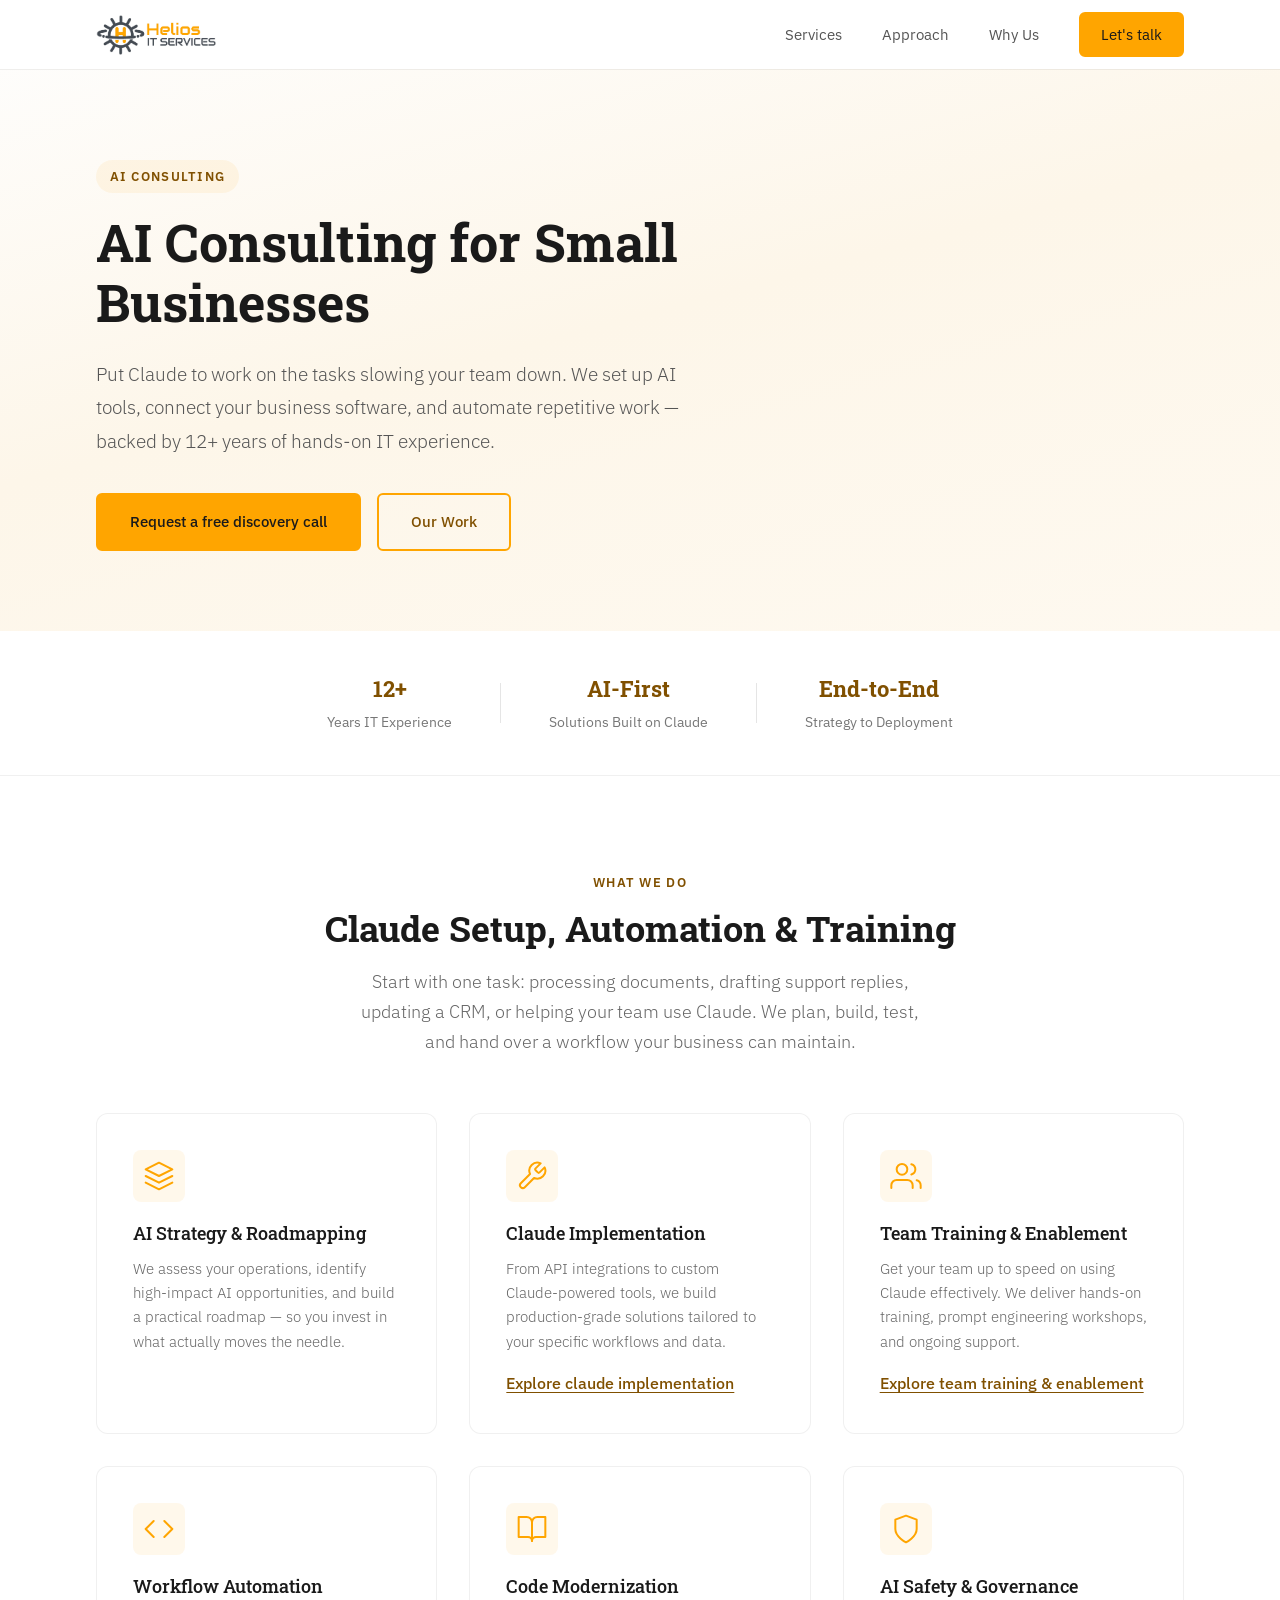
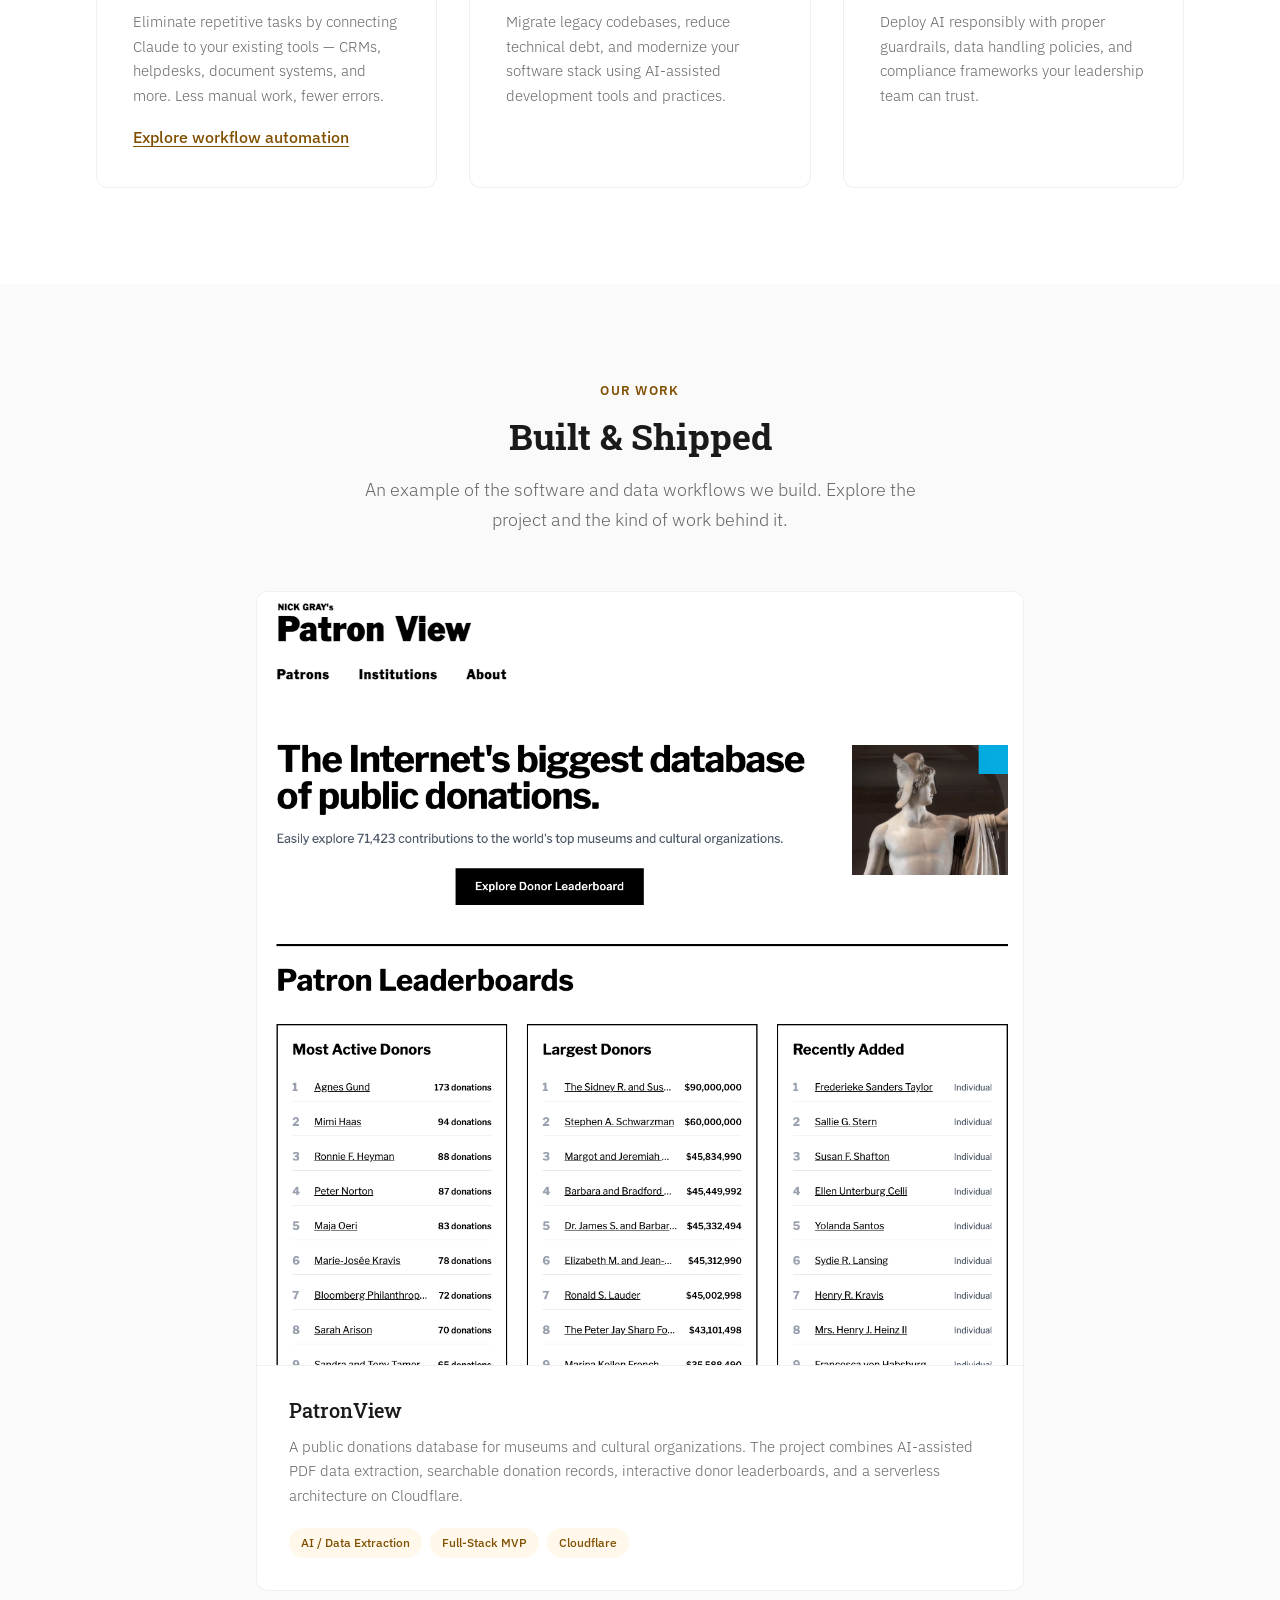
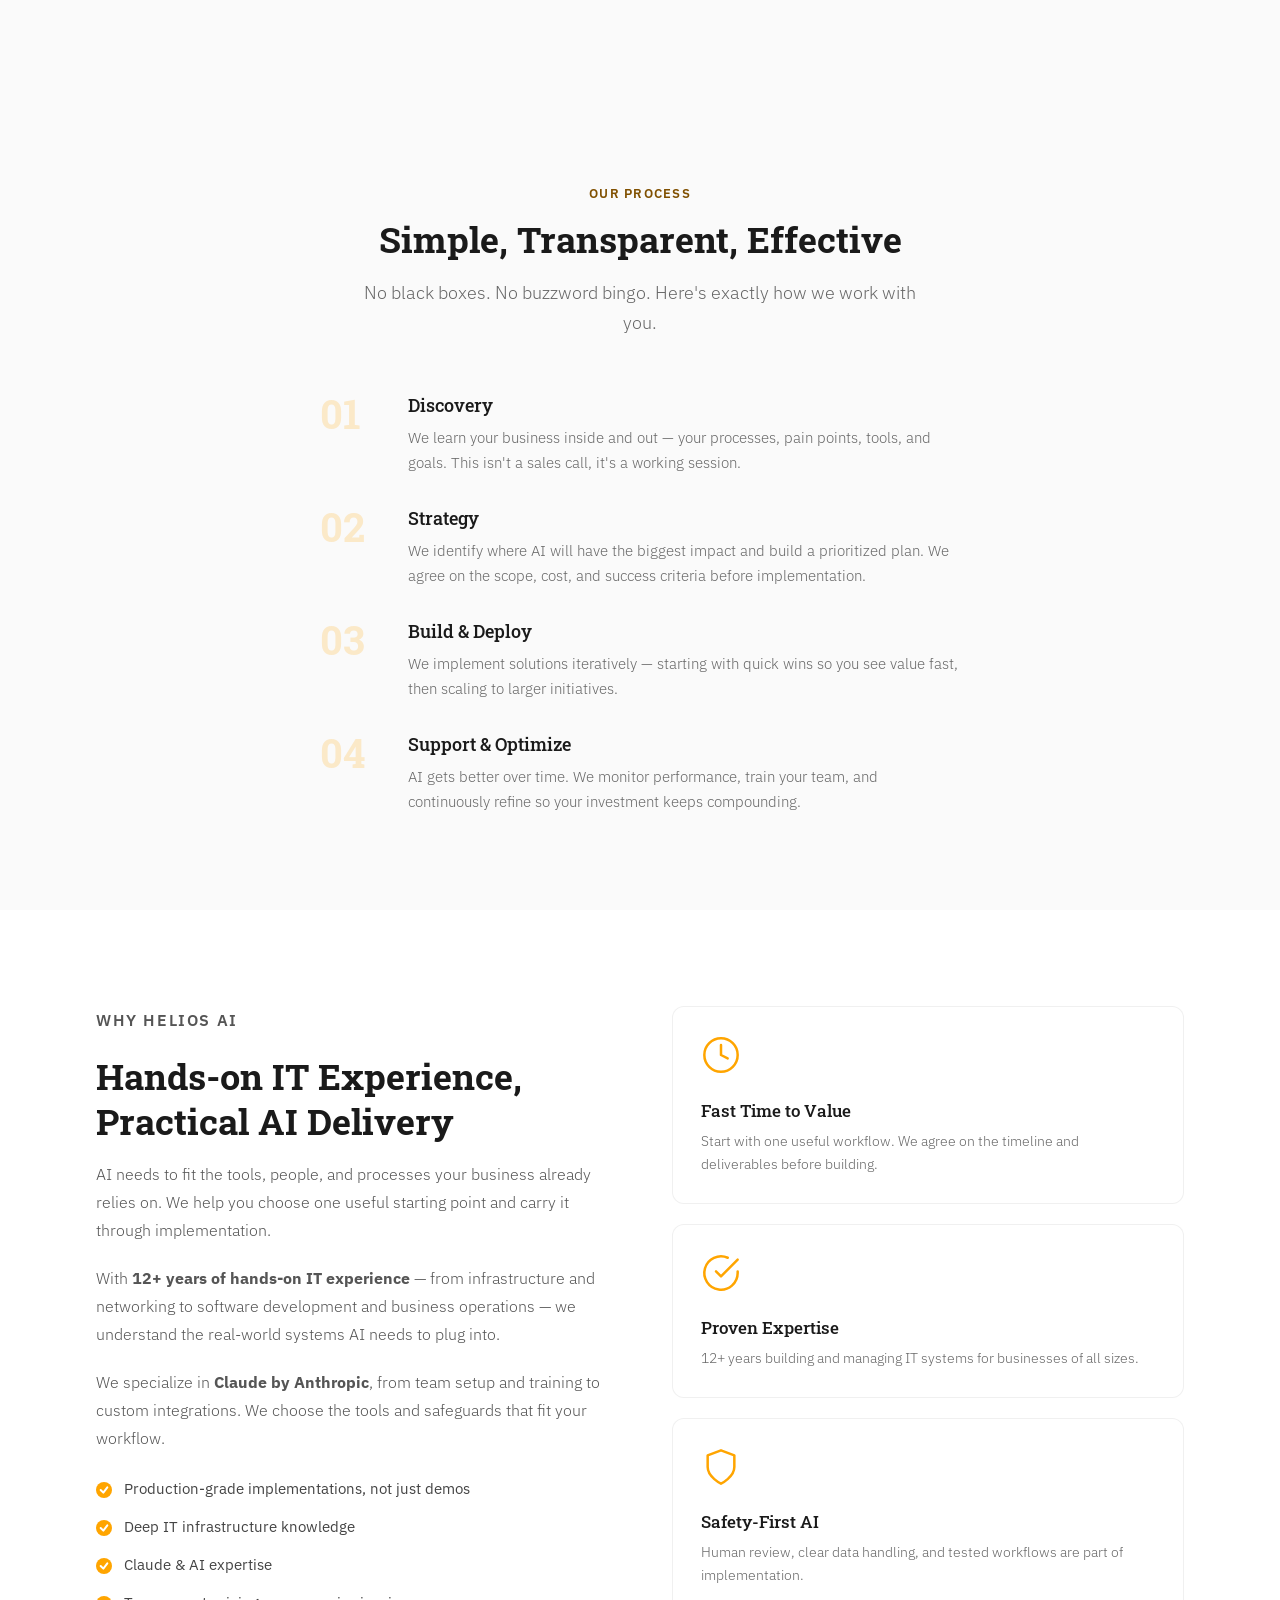
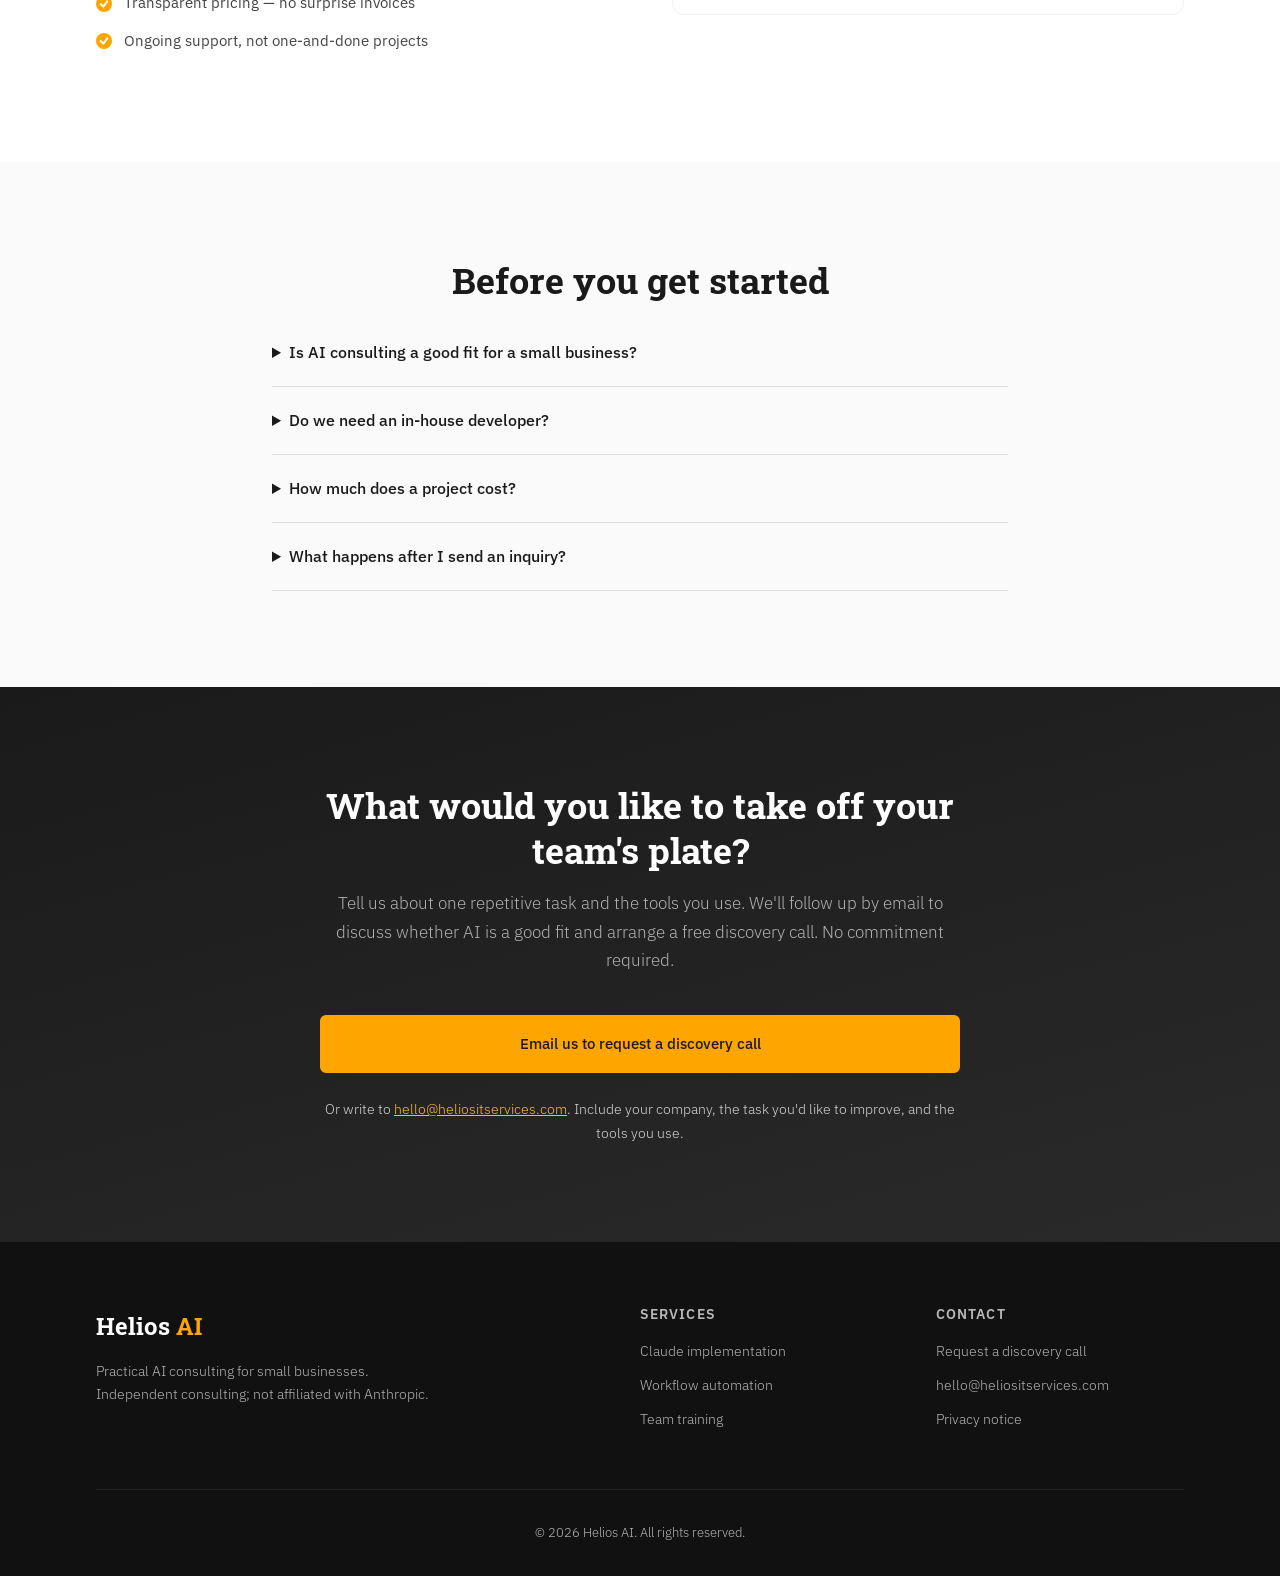
<file: index.html>
<!DOCTYPE html>
<html lang="en">
<head>
  <meta charset="UTF-8">
  <meta name="viewport" content="width=device-width, initial-scale=1.0">
  <meta name="description" content="Put Claude to work in your small business. Helios AI builds practical integrations, automates repetitive tasks, and trains your team. Request a free discovery call.">
  <title>AI Consulting for Small Businesses | Claude &amp; Automation | Helios AI</title>
  <link rel="canonical" href="https://heliositservices.com/">
  <meta property="og:type" content="website">
  <meta property="og:site_name" content="Helios AI">
  <meta property="og:title" content="AI Consulting for Small Businesses | Claude &amp; Automation | Helios AI">
  <meta property="og:description" content="Put Claude to work in your small business. Helios AI builds practical integrations, automates repetitive tasks, and trains your team. Request a free discovery call.">
  <meta property="og:url" content="https://heliositservices.com/">
  <meta property="og:image" content="https://heliositservices.com/helioslogo.jpg">
  <meta name="twitter:card" content="summary">
  <script type="application/ld+json">{"@context": "https://schema.org", "@type": "Organization", "@id": "https://heliositservices.com/#organization", "name": "Helios AI", "url": "https://heliositservices.com/", "logo": "https://heliositservices.com/helioslogo.jpg", "email": "hello@heliositservices.com", "description": "Independent AI consulting, Claude implementation, workflow automation, and team training for small businesses."}</script>
  <link rel="icon" href="/favicon.ico" type="image/x-icon">
  <link rel="preconnect" href="https://fonts.googleapis.com">
  <link rel="preconnect" href="https://fonts.gstatic.com" crossorigin>
  <link href="https://fonts.googleapis.com/css2?family=IBM+Plex+Sans:wght@300;400;500;600&family=Roboto+Slab:wght@300;400;500;700&display=swap" rel="stylesheet">
  <link rel="stylesheet" href="/styles.css">
</head>
<body>
<a class="skip-link" href="#main">Skip to content</a>

  <!-- Navigation -->
  <nav class="nav" id="nav" aria-label="Main navigation">
    <div class="nav-inner">
      <a href="/" class="logo"><img src="/helioslogo.jpg" alt="Helios AI home" width="1372" height="445"></a>
      <button class="nav-toggle" aria-label="Open menu" aria-expanded="false" aria-controls="nav-links">
        <span></span><span></span><span></span>
      </button>
      <ul class="nav-links" id="nav-links">
        <li><a href="#services">Services</a></li>
        <li><a href="#approach">Approach</a></li>
        <li><a href="#why-us">Why Us</a></li>
        <li><a href="#contact" class="btn btn-sm">Let's talk</a></li>
      </ul>
    </div>
  </nav>

  <main id="main">
  <!-- Hero -->
  <header class="hero" id="hero">
    <div class="container">
      <div class="hero-content">
        <p class="hero-eyebrow">AI Consulting</p>
        <h1>AI Consulting for Small Businesses</h1>
        <p class="hero-sub">Put Claude to work on the tasks slowing your team down. We set up AI tools, connect your business software, and automate repetitive work — backed by 12+ years of hands-on IT experience.</p>
        <div class="hero-actions">
          <a href="#contact" class="btn">Request a free discovery call</a>
          <a href="#portfolio" class="btn btn-outline">Our Work</a>
        </div>
      </div>
    </div>
  </header>

  <!-- Trust Bar -->
  <section class="trust-bar">
    <div class="container">
      <div class="trust-items">
        <div class="trust-item">
          <strong>12+</strong>
          <span>Years IT Experience</span>
        </div>
        <div class="trust-divider"></div>
        <div class="trust-item">
          <strong>AI-First</strong>
          <span>Solutions Built on Claude</span>
        </div>
        <div class="trust-divider"></div>
        <div class="trust-item">
          <strong>End-to-End</strong>
          <span>Strategy to Deployment</span>
        </div>
      </div>
    </div>
  </section>

  <!-- Services -->
  <section class="section" id="services">
    <div class="container">
      <p class="section-eyebrow">What We Do</p>
      <h2 class="section-title">Claude Setup, Automation &amp; Training</h2>
      <p class="section-sub">Start with one task: processing documents, drafting support replies, updating a CRM, or helping your team use Claude. We plan, build, test, and hand over a workflow your business can maintain.</p>

      <div class="services-grid">
        <div class="service-card">
          <div class="service-icon">
            <svg width="32" height="32" viewBox="0 0 24 24" fill="none" stroke="currentColor" stroke-width="1.5" stroke-linecap="round" stroke-linejoin="round"><path d="M12 2L2 7l10 5 10-5-10-5z"/><path d="M2 17l10 5 10-5"/><path d="M2 12l10 5 10-5"/></svg>
          </div>
          <h3>AI Strategy &amp; Roadmapping</h3>
          <p>We assess your operations, identify high-impact AI opportunities, and build a practical roadmap — so you invest in what actually moves the needle.</p>
        </div>

        <div class="service-card">
          <div class="service-icon">
            <svg width="32" height="32" viewBox="0 0 24 24" fill="none" stroke="currentColor" stroke-width="1.5" stroke-linecap="round" stroke-linejoin="round"><path d="M14.7 6.3a1 1 0 000 1.4l1.6 1.6a1 1 0 001.4 0l3.77-3.77a6 6 0 01-7.94 7.94l-6.91 6.91a2.12 2.12 0 01-3-3l6.91-6.91a6 6 0 017.94-7.94l-3.76 3.76z"/></svg>
          </div>
          <h3>Claude Implementation</h3>
          <p>From API integrations to custom Claude-powered tools, we build production-grade solutions tailored to your specific workflows and data.</p>
          <a class="text-link" href="/claude-implementation/">Explore claude implementation</a>
        </div>

        <div class="service-card">
          <div class="service-icon">
            <svg width="32" height="32" viewBox="0 0 24 24" fill="none" stroke="currentColor" stroke-width="1.5" stroke-linecap="round" stroke-linejoin="round"><path d="M17 21v-2a4 4 0 00-4-4H5a4 4 0 00-4 4v2"/><circle cx="9" cy="7" r="4"/><path d="M23 21v-2a4 4 0 00-3-3.87"/><path d="M16 3.13a4 4 0 010 7.75"/></svg>
          </div>
          <h3>Team Training &amp; Enablement</h3>
          <p>Get your team up to speed on using Claude effectively. We deliver hands-on training, prompt engineering workshops, and ongoing support.</p>
          <a class="text-link" href="/claude-team-training/">Explore team training &amp; enablement</a>
        </div>

        <div class="service-card">
          <div class="service-icon">
            <svg width="32" height="32" viewBox="0 0 24 24" fill="none" stroke="currentColor" stroke-width="1.5" stroke-linecap="round" stroke-linejoin="round"><polyline points="16 18 22 12 16 6"/><polyline points="8 6 2 12 8 18"/></svg>
          </div>
          <h3>Workflow Automation</h3>
          <p>Eliminate repetitive tasks by connecting Claude to your existing tools — CRMs, helpdesks, document systems, and more. Less manual work, fewer errors.</p>
          <a class="text-link" href="/ai-workflow-automation/">Explore workflow automation</a>
        </div>

        <div class="service-card">
          <div class="service-icon">
            <svg width="32" height="32" viewBox="0 0 24 24" fill="none" stroke="currentColor" stroke-width="1.5" stroke-linecap="round" stroke-linejoin="round"><path d="M2 3h6a4 4 0 014 4v14a3 3 0 00-3-3H2z"/><path d="M22 3h-6a4 4 0 00-4 4v14a3 3 0 013-3h7z"/></svg>
          </div>
          <h3>Code Modernization</h3>
          <p>Migrate legacy codebases, reduce technical debt, and modernize your software stack using AI-assisted development tools and practices.</p>
        </div>

        <div class="service-card">
          <div class="service-icon">
            <svg width="32" height="32" viewBox="0 0 24 24" fill="none" stroke="currentColor" stroke-width="1.5" stroke-linecap="round" stroke-linejoin="round"><path d="M12 22s8-4 8-10V5l-8-3-8 3v7c0 6 8 10 8 10z"/></svg>
          </div>
          <h3>AI Safety &amp; Governance</h3>
          <p>Deploy AI responsibly with proper guardrails, data handling policies, and compliance frameworks your leadership team can trust.</p>
        </div>
      </div>
    </div>
  </section>

  <!-- Portfolio -->
  <section class="section section-alt" id="portfolio">
    <div class="container">
      <p class="section-eyebrow">Our Work</p>
      <h2 class="section-title">Built &amp; Shipped</h2>
      <p class="section-sub">An example of the software and data workflows we build. Explore the project and the kind of work behind it.</p>

      <div class="portfolio-grid">
        <div class="portfolio-card">
          <a href="https://patronview.com" target="_blank" rel="noopener">
            <div class="portfolio-img">
              <img src="patron_view.png" alt="PatronView public donations database and donor leaderboards" loading="lazy" decoding="async" width="1258" height="1270">
            </div>
          </a>
          <div class="portfolio-info">
            <h3><a href="https://patronview.com" target="_blank" rel="noopener">PatronView</a></h3>
            <p>A public donations database for museums and cultural organizations. The project combines AI-assisted PDF data extraction, searchable donation records, interactive donor leaderboards, and a serverless architecture on Cloudflare.</p>
            <div class="portfolio-tags">
              <span>AI / Data Extraction</span>
              <span>Full-Stack MVP</span>
              <span>Cloudflare</span>
            </div>
          </div>
        </div>
      </div>
    </div>
  </section>

  <!-- Approach -->
  <section class="section section-alt" id="approach">
    <div class="container">
      <p class="section-eyebrow">Our Process</p>
      <h2 class="section-title">Simple, Transparent, Effective</h2>
      <p class="section-sub">No black boxes. No buzzword bingo. Here's exactly how we work with you.</p>

      <div class="steps">
        <div class="step">
          <div class="step-number">01</div>
          <div class="step-content">
            <h3>Discovery</h3>
            <p>We learn your business inside and out — your processes, pain points, tools, and goals. This isn't a sales call, it's a working session.</p>
          </div>
        </div>
        <div class="step">
          <div class="step-number">02</div>
          <div class="step-content">
            <h3>Strategy</h3>
            <p>We identify where AI will have the biggest impact and build a prioritized plan. We agree on the scope, cost, and success criteria before implementation.</p>
          </div>
        </div>
        <div class="step">
          <div class="step-number">03</div>
          <div class="step-content">
            <h3>Build &amp; Deploy</h3>
            <p>We implement solutions iteratively — starting with quick wins so you see value fast, then scaling to larger initiatives.</p>
          </div>
        </div>
        <div class="step">
          <div class="step-number">04</div>
          <div class="step-content">
            <h3>Support &amp; Optimize</h3>
            <p>AI gets better over time. We monitor performance, train your team, and continuously refine so your investment keeps compounding.</p>
          </div>
        </div>
      </div>
    </div>
  </section>

  <!-- Why Us -->
  <section class="section" id="why-us">
    <div class="container">
      <div class="split">
        <div class="split-text">
          <p class="section-eyebrow">Why Helios AI</p>
          <h2 class="section-title" style="text-align:left">Hands-on IT Experience, Practical AI Delivery</h2>
          <p>AI needs to fit the tools, people, and processes your business already relies on. We help you choose one useful starting point and carry it through implementation.</p>
          <p>With <strong>12+ years of hands-on IT experience</strong> — from infrastructure and networking to software development and business operations — we understand the real-world systems AI needs to plug into.</p>
          <p>We specialize in <strong>Claude by Anthropic</strong>, from team setup and training to custom integrations. We choose the tools and safeguards that fit your workflow.</p>
          <ul class="check-list">
            <li>Production-grade implementations, not just demos</li>
            <li>Deep IT infrastructure knowledge</li>
            <li>Claude &amp; AI expertise</li>
            <li>Transparent pricing — no surprise invoices</li>
            <li>Ongoing support, not one-and-done projects</li>
          </ul>
        </div>
        <div class="split-visual">
          <div class="value-card">
            <div class="value-card-icon">
              <svg width="40" height="40" viewBox="0 0 24 24" fill="none" stroke="currentColor" stroke-width="1.5" stroke-linecap="round" stroke-linejoin="round"><circle cx="12" cy="12" r="10"/><path d="M12 6v6l4 2"/></svg>
            </div>
            <h4>Fast Time to Value</h4>
            <p>Start with one useful workflow. We agree on the timeline and deliverables before building.</p>
          </div>
          <div class="value-card">
            <div class="value-card-icon">
              <svg width="40" height="40" viewBox="0 0 24 24" fill="none" stroke="currentColor" stroke-width="1.5" stroke-linecap="round" stroke-linejoin="round"><path d="M22 11.08V12a10 10 0 11-5.93-9.14"/><polyline points="22 4 12 14.01 9 11.01"/></svg>
            </div>
            <h4>Proven Expertise</h4>
            <p>12+ years building and managing IT systems for businesses of all sizes.</p>
          </div>
          <div class="value-card">
            <div class="value-card-icon">
              <svg width="40" height="40" viewBox="0 0 24 24" fill="none" stroke="currentColor" stroke-width="1.5" stroke-linecap="round" stroke-linejoin="round"><path d="M12 22s8-4 8-10V5l-8-3-8 3v7c0 6 8 10 8 10z"/></svg>
            </div>
            <h4>Safety-First AI</h4>
            <p>Human review, clear data handling, and tested workflows are part of implementation.</p>
          </div>
        </div>
      </div>
    </div>
  </section>

<section class="section section-alt" id="faq"><div class="container faq-content">
<h2 class="section-title">Before you get started</h2>
<details><summary>Is AI consulting a good fit for a small business?</summary><p>It can be when a recurring task takes time and has a clear result you can check. Good starting points include document processing, support drafts, and moving information between tools. We start with your workflow and help decide whether AI or a simpler automation makes sense.</p></details>
<details><summary>Do we need an in-house developer?</summary><p>No. We can handle setup and implementation, explain how the workflow works, and train the people who will use it. If a custom integration needs ongoing maintenance, we discuss that before building.</p></details>
<details><summary>How much does a project cost?</summary><p>Pricing depends on the workflow, integrations, and training involved. After discovery, we propose a scope and quote. AI subscriptions, usage charges, and any ongoing support are discussed separately so you can assess the full cost.</p></details>
<details><summary>What happens after I send an inquiry?</summary><p>We follow up by email to learn about your task, current tools, and goals, then arrange a discovery call if the project looks like a fit. Sending an inquiry doesn't book a time or commit you to a project.</p></details>
</div></section>
  <section class="section section-cta" id="contact">
    <div class="container"><div class="cta-box">
      <h2>What would you like to take off your team's plate?</h2>
      <p>Tell us about one repetitive task and the tools you use. We'll follow up by email to discuss whether AI is a good fit and arrange a free discovery call. No commitment required.</p>
      <div class="email-inquiry">
        <a class="btn btn-full" href="mailto:hello@heliositservices.com?subject=Helios%20AI%20inquiry%3A%20Claude%20setup%20or%20automation&amp;body=Hi%20Helios%2C%0A%0AI%20would%20like%20help%20with%20claude%20setup%20or%20automation.%0A%0ACompany%3A%0ATask%20we%20want%20to%20improve%3A%0ATools%20we%20use%3A%0A%0AThanks%2C%0A">Email us to request a discovery call</a>
        <p class="form-note form-fallback">Or write to <a href="mailto:hello@heliositservices.com">hello@heliositservices.com</a>. Include your company, the task you'd like to improve, and the tools you use.</p>
      </div>
    </div></div>
  </section>
  </main>

<footer class="footer"><div class="container"><div class="footer-inner">
<div class="footer-brand"><a href="/" class="logo-text">Helios <span>AI</span></a><p>Practical AI consulting for small businesses.<br>Independent consulting; not affiliated with Anthropic.</p></div>
<div class="footer-links"><h4>Services</h4><a href="/claude-implementation/">Claude implementation</a><a href="/ai-workflow-automation/">Workflow automation</a><a href="/claude-team-training/">Team training</a></div>
<div class="footer-links"><h4>Contact</h4><a href="/#contact">Request a discovery call</a><a href="mailto:hello@heliositservices.com">hello@heliositservices.com</a><a href="/privacy/">Privacy notice</a></div>
</div><div class="footer-bottom"><p>&copy; 2026 Helios AI. All rights reserved.</p></div></div></footer>

  <script src="/site.js" defer></script>

</body>
</html>
</file>
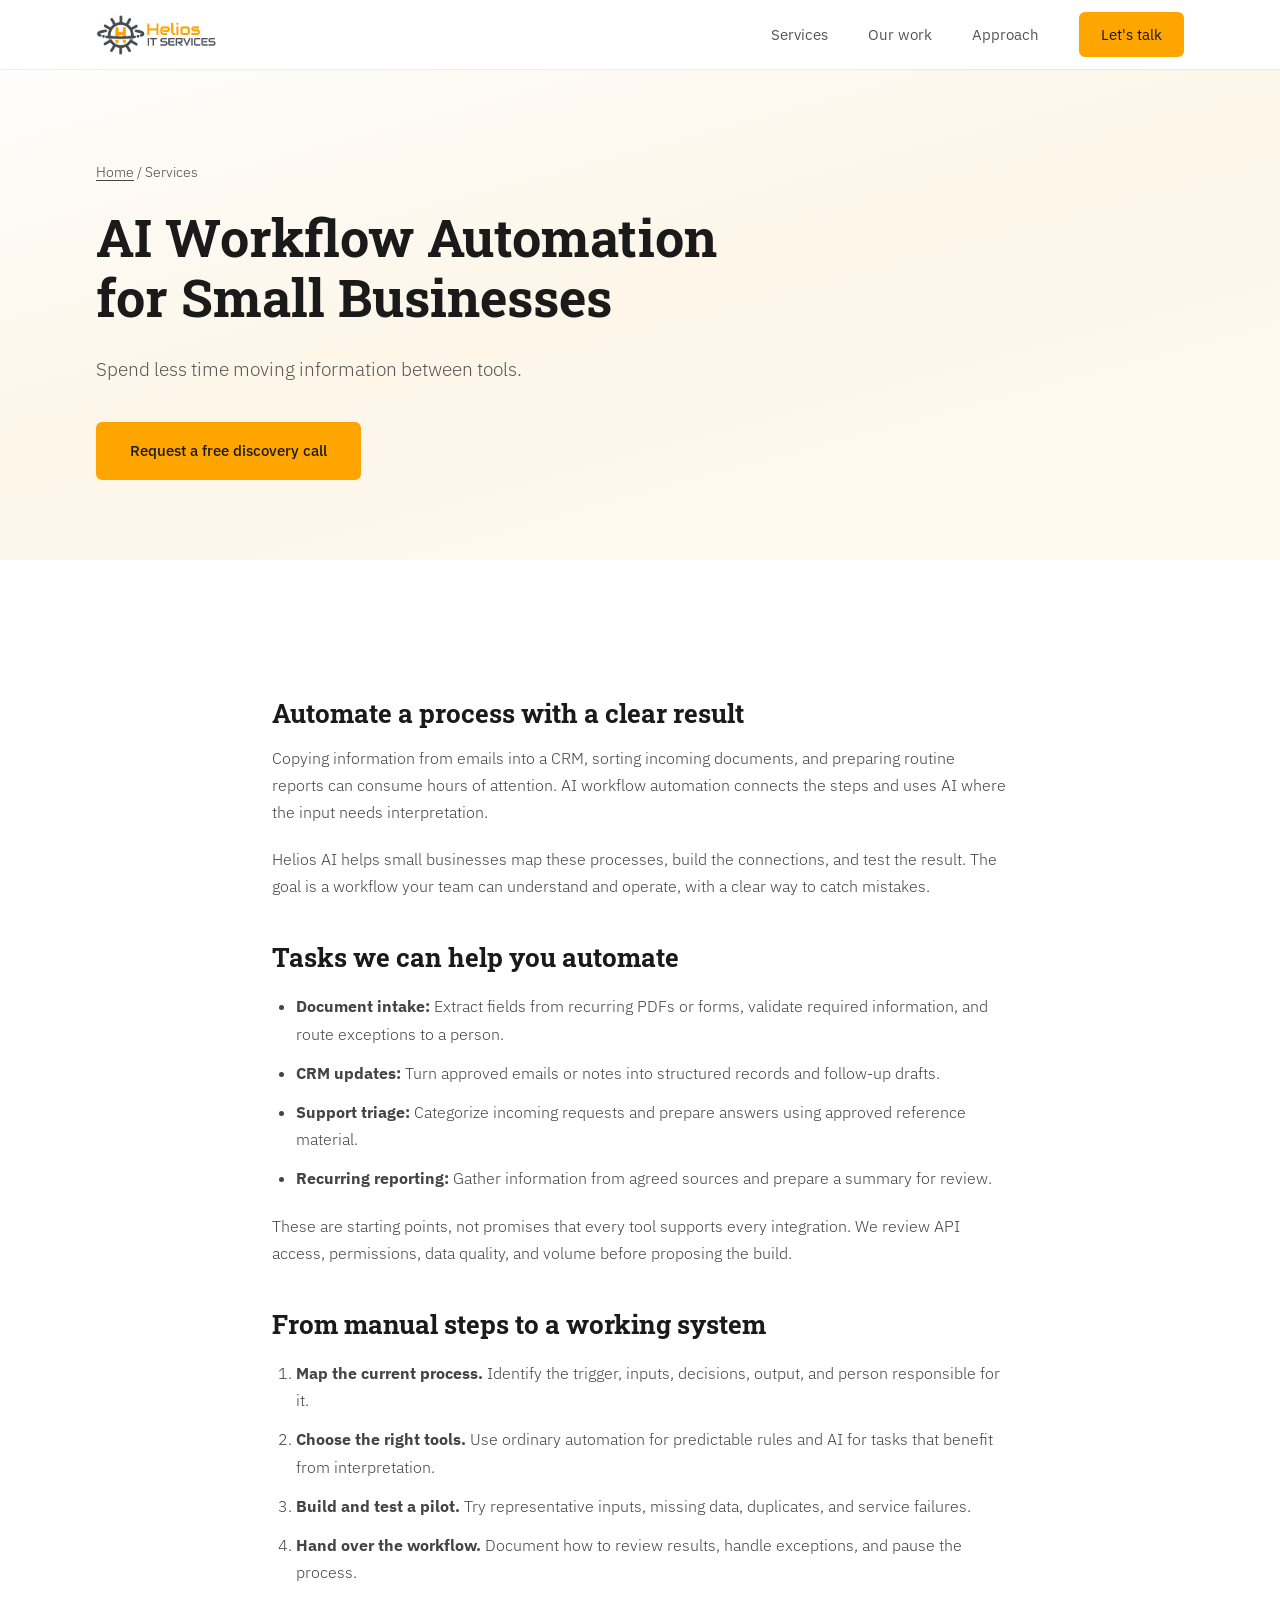
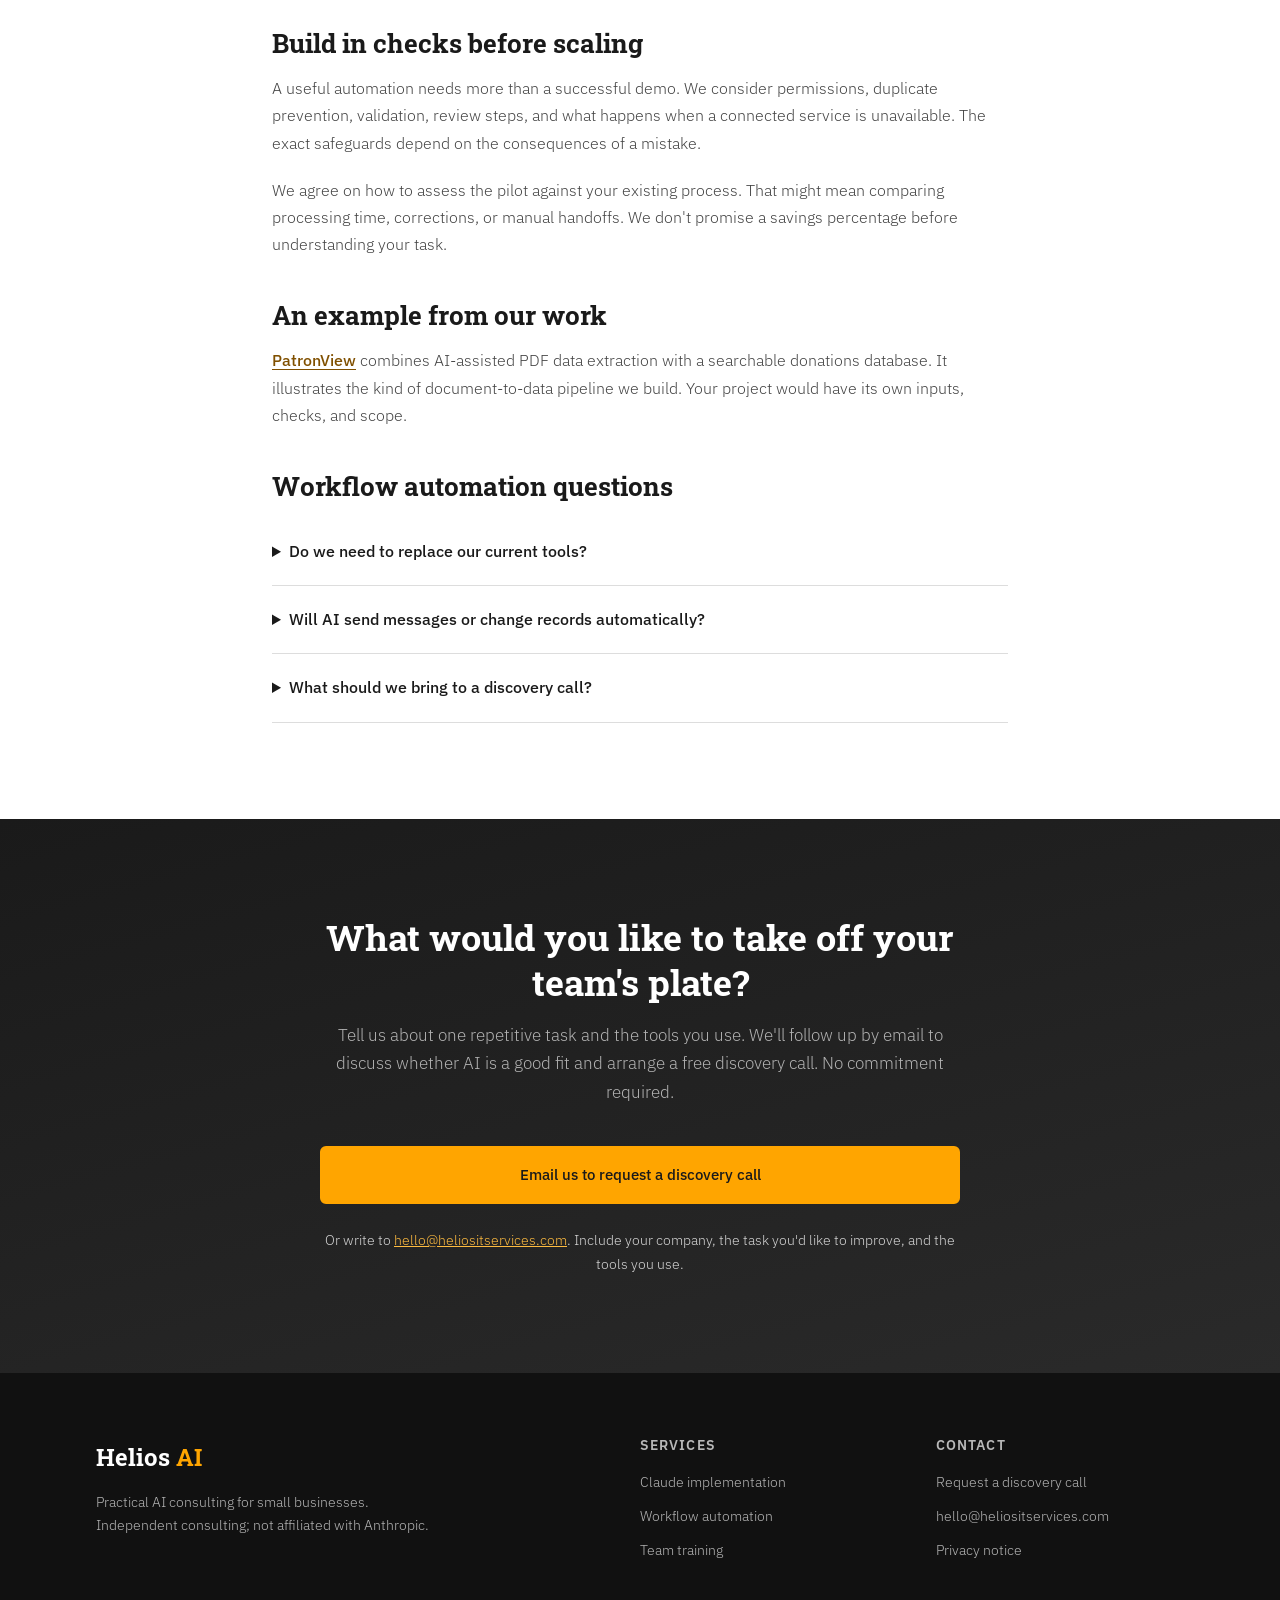
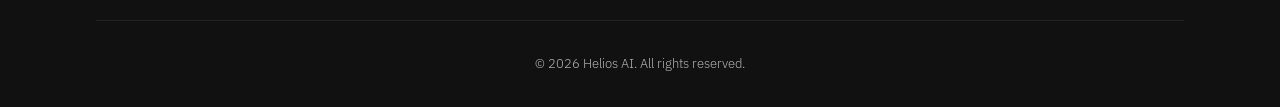
<file: ai-workflow-automation/index.html>
<!DOCTYPE html>
<html lang="en"><head><meta charset="UTF-8"><meta name="viewport" content="width=device-width, initial-scale=1.0">
  <meta name="description" content="Automate repetitive business tasks with Claude and your existing tools. Document processing, CRM workflows, and support automation from Helios AI.">
  <title>AI Workflow Automation for Small Businesses | Helios AI</title>
  <link rel="canonical" href="https://heliositservices.com/ai-workflow-automation/">
  <meta property="og:type" content="website">
  <meta property="og:site_name" content="Helios AI">
  <meta property="og:title" content="AI Workflow Automation for Small Businesses | Helios AI">
  <meta property="og:description" content="Automate repetitive business tasks with Claude and your existing tools. Document processing, CRM workflows, and support automation from Helios AI.">
  <meta property="og:url" content="https://heliositservices.com/ai-workflow-automation/">
  <meta property="og:image" content="https://heliositservices.com/helioslogo.jpg">
  <meta name="twitter:card" content="summary">
  <script type="application/ld+json">{"@context": "https://schema.org", "@graph": [{"@type": "Organization", "@id": "https://heliositservices.com/#organization", "name": "Helios AI", "url": "https://heliositservices.com/", "logo": "https://heliositservices.com/helioslogo.jpg", "email": "hello@heliositservices.com", "description": "Independent AI consulting, Claude implementation, workflow automation, and team training for small businesses."}, {"@type": "Service", "name": "AI Workflow Automation for Small Businesses", "url": "https://heliositservices.com/ai-workflow-automation/", "description": "Automate repetitive business tasks with Claude and your existing tools. Document processing, CRM workflows, and support automation from Helios AI.", "provider": {"@id": "https://heliositservices.com/#organization"}}, {"@type": "BreadcrumbList", "itemListElement": [{"@type": "ListItem", "position": 1, "name": "Home", "item": "https://heliositservices.com/"}, {"@type": "ListItem", "position": 2, "name": "AI Workflow Automation for Small Businesses", "item": "https://heliositservices.com/ai-workflow-automation/"}]}]}</script>

<link rel="icon" href="/favicon.ico"><link rel="preconnect" href="https://fonts.googleapis.com"><link rel="preconnect" href="https://fonts.gstatic.com" crossorigin>
<link href="https://fonts.googleapis.com/css2?family=IBM+Plex+Sans:wght@300;400;500;600&family=Roboto+Slab:wght@300;400;500;700&display=swap" rel="stylesheet">
<link rel="stylesheet" href="/styles.css"><script src="/site.js" defer></script></head>
<body><a class="skip-link" href="#main">Skip to content</a><nav class="nav scrolled" id="nav" aria-label="Main navigation"><div class="nav-inner">
<a href="/" class="logo"><img src="/helioslogo.jpg" alt="Helios AI home" width="1372" height="445"></a>
<button class="nav-toggle" aria-label="Open menu" aria-expanded="false" aria-controls="nav-links"><span></span><span></span><span></span></button>
<ul class="nav-links" id="nav-links"><li><a href="/#services">Services</a></li><li><a href="/#portfolio">Our work</a></li><li><a href="/#approach">Approach</a></li><li><a href="#contact" class="btn btn-sm">Let's talk</a></li></ul>
</div></nav><main id="main"><header class="hero service-hero"><div class="container"><p class="breadcrumb"><a href="/">Home</a> / Services</p><div class="hero-content"><h1>AI Workflow Automation for Small Businesses</h1><p class="hero-sub">Spend less time moving information between tools.</p><a class="btn" href="#contact">Request a free discovery call</a></div></div></header><section class="section"><div class="container prose"><h2>Automate a process with a clear result</h2><p>Copying information from emails into a CRM, sorting incoming documents, and preparing routine reports can consume hours of attention. AI workflow automation connects the steps and uses AI where the input needs interpretation.</p><p>Helios AI helps small businesses map these processes, build the connections, and test the result. The goal is a workflow your team can understand and operate, with a clear way to catch mistakes.</p>
<h2>Tasks we can help you automate</h2><ul><li><strong>Document intake:</strong> Extract fields from recurring PDFs or forms, validate required information, and route exceptions to a person.</li><li><strong>CRM updates:</strong> Turn approved emails or notes into structured records and follow-up drafts.</li><li><strong>Support triage:</strong> Categorize incoming requests and prepare answers using approved reference material.</li><li><strong>Recurring reporting:</strong> Gather information from agreed sources and prepare a summary for review.</li></ul><p>These are starting points, not promises that every tool supports every integration. We review API access, permissions, data quality, and volume before proposing the build.</p>
<h2>From manual steps to a working system</h2><ol><li><strong>Map the current process.</strong> Identify the trigger, inputs, decisions, output, and person responsible for it.</li><li><strong>Choose the right tools.</strong> Use ordinary automation for predictable rules and AI for tasks that benefit from interpretation.</li><li><strong>Build and test a pilot.</strong> Try representative inputs, missing data, duplicates, and service failures.</li><li><strong>Hand over the workflow.</strong> Document how to review results, handle exceptions, and pause the process.</li></ol>
<h2>Build in checks before scaling</h2><p>A useful automation needs more than a successful demo. We consider permissions, duplicate prevention, validation, review steps, and what happens when a connected service is unavailable. The exact safeguards depend on the consequences of a mistake.</p><p>We agree on how to assess the pilot against your existing process. That might mean comparing processing time, corrections, or manual handoffs. We don't promise a savings percentage before understanding your task.</p>
<h2>An example from our work</h2><p><a href="https://patronview.com" target="_blank" rel="noopener">PatronView</a> combines AI-assisted PDF data extraction with a searchable donations database. It illustrates the kind of document-to-data pipeline we build. Your project would have its own inputs, checks, and scope.</p>
<h2>Workflow automation questions</h2><details><summary>Do we need to replace our current tools?</summary><p>Often the best starting point is the tools you already use. We check whether their APIs, connectors, or exports can support the process before recommending changes.</p></details><details><summary>Will AI send messages or change records automatically?</summary><p>That depends on the agreed design. A pilot can prepare drafts and proposed updates for human approval. We discuss permissions and consequences before enabling automatic actions.</p></details><details><summary>What should we bring to a discovery call?</summary><p>Bring one recurring task, the tools involved, an estimate of how often it happens, and an example with private information removed. If you mainly need help using Claude, see <a href="/claude-implementation/">Claude implementation</a> or <a href="/claude-team-training/">team training</a>.</p></details></div></section>  <section class="section section-cta" id="contact">
    <div class="container"><div class="cta-box">
      <h2>What would you like to take off your team's plate?</h2>
      <p>Tell us about one repetitive task and the tools you use. We'll follow up by email to discuss whether AI is a good fit and arrange a free discovery call. No commitment required.</p>
      <div class="email-inquiry">
        <a class="btn btn-full" href="mailto:hello@heliositservices.com?subject=Helios%20AI%20inquiry%3A%20Workflow%20automation&amp;body=Hi%20Helios%2C%0A%0AI%20would%20like%20help%20with%20workflow%20automation.%0A%0ACompany%3A%0ATask%20we%20want%20to%20improve%3A%0ATools%20we%20use%3A%0A%0AThanks%2C%0A">Email us to request a discovery call</a>
        <p class="form-note form-fallback">Or write to <a href="mailto:hello@heliositservices.com">hello@heliositservices.com</a>. Include your company, the task you'd like to improve, and the tools you use.</p>
      </div>
    </div></div>
  </section></main><footer class="footer"><div class="container"><div class="footer-inner">
<div class="footer-brand"><a href="/" class="logo-text">Helios <span>AI</span></a><p>Practical AI consulting for small businesses.<br>Independent consulting; not affiliated with Anthropic.</p></div>
<div class="footer-links"><h4>Services</h4><a href="/claude-implementation/">Claude implementation</a><a href="/ai-workflow-automation/">Workflow automation</a><a href="/claude-team-training/">Team training</a></div>
<div class="footer-links"><h4>Contact</h4><a href="/#contact">Request a discovery call</a><a href="mailto:hello@heliositservices.com">hello@heliositservices.com</a><a href="/privacy/">Privacy notice</a></div>
</div><div class="footer-bottom"><p>&copy; 2026 Helios AI. All rights reserved.</p></div></div></footer></body></html>
</file>
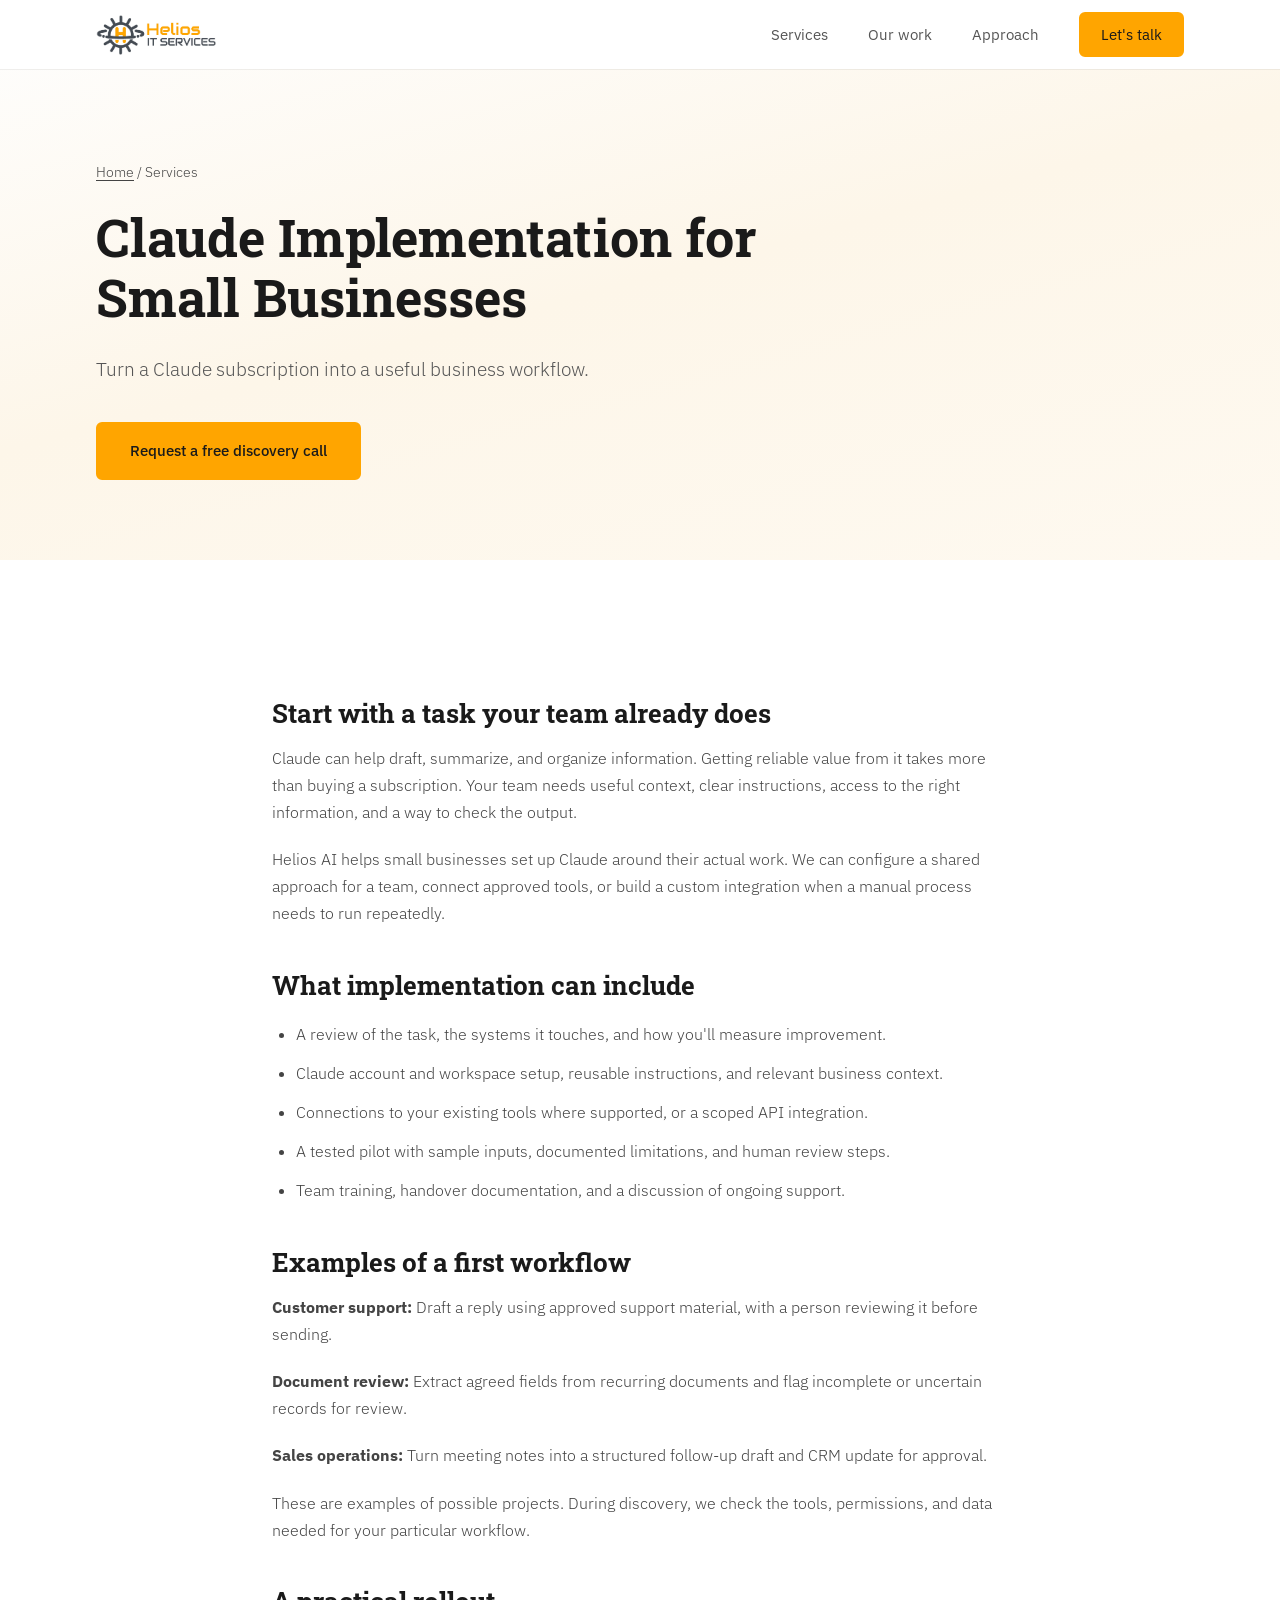
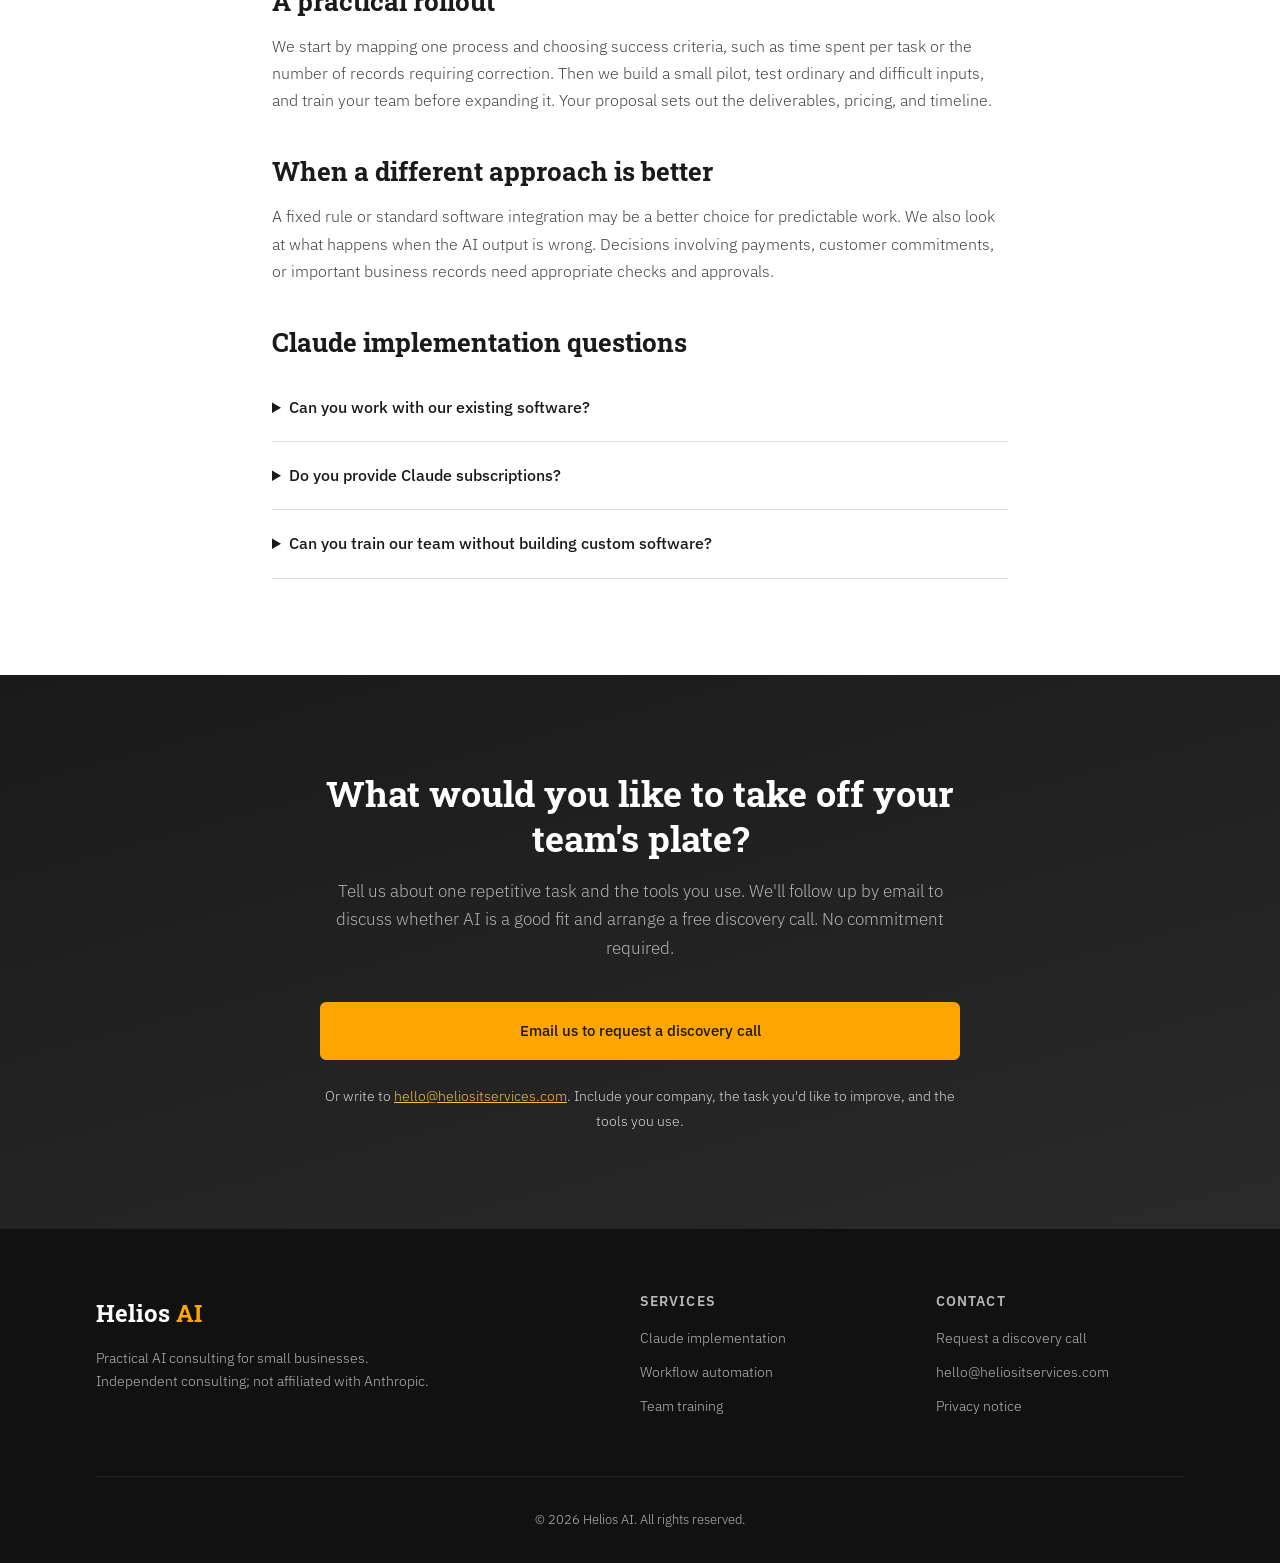
<file: claude-implementation/index.html>
<!DOCTYPE html>
<html lang="en"><head><meta charset="UTF-8"><meta name="viewport" content="width=device-width, initial-scale=1.0">
  <meta name="description" content="Claude setup and implementation for small businesses. Connect your tools, build a practical workflow, and train your team with Helios AI.">
  <title>Claude Implementation for Small Businesses | Helios AI</title>
  <link rel="canonical" href="https://heliositservices.com/claude-implementation/">
  <meta property="og:type" content="website">
  <meta property="og:site_name" content="Helios AI">
  <meta property="og:title" content="Claude Implementation for Small Businesses | Helios AI">
  <meta property="og:description" content="Claude setup and implementation for small businesses. Connect your tools, build a practical workflow, and train your team with Helios AI.">
  <meta property="og:url" content="https://heliositservices.com/claude-implementation/">
  <meta property="og:image" content="https://heliositservices.com/helioslogo.jpg">
  <meta name="twitter:card" content="summary">
  <script type="application/ld+json">{"@context": "https://schema.org", "@graph": [{"@type": "Organization", "@id": "https://heliositservices.com/#organization", "name": "Helios AI", "url": "https://heliositservices.com/", "logo": "https://heliositservices.com/helioslogo.jpg", "email": "hello@heliositservices.com", "description": "Independent AI consulting, Claude implementation, workflow automation, and team training for small businesses."}, {"@type": "Service", "name": "Claude Implementation for Small Businesses", "url": "https://heliositservices.com/claude-implementation/", "description": "Claude setup and implementation for small businesses. Connect your tools, build a practical workflow, and train your team with Helios AI.", "provider": {"@id": "https://heliositservices.com/#organization"}}, {"@type": "BreadcrumbList", "itemListElement": [{"@type": "ListItem", "position": 1, "name": "Home", "item": "https://heliositservices.com/"}, {"@type": "ListItem", "position": 2, "name": "Claude Implementation for Small Businesses", "item": "https://heliositservices.com/claude-implementation/"}]}]}</script>

<link rel="icon" href="/favicon.ico"><link rel="preconnect" href="https://fonts.googleapis.com"><link rel="preconnect" href="https://fonts.gstatic.com" crossorigin>
<link href="https://fonts.googleapis.com/css2?family=IBM+Plex+Sans:wght@300;400;500;600&family=Roboto+Slab:wght@300;400;500;700&display=swap" rel="stylesheet">
<link rel="stylesheet" href="/styles.css"><script src="/site.js" defer></script></head>
<body><a class="skip-link" href="#main">Skip to content</a><nav class="nav scrolled" id="nav" aria-label="Main navigation"><div class="nav-inner">
<a href="/" class="logo"><img src="/helioslogo.jpg" alt="Helios AI home" width="1372" height="445"></a>
<button class="nav-toggle" aria-label="Open menu" aria-expanded="false" aria-controls="nav-links"><span></span><span></span><span></span></button>
<ul class="nav-links" id="nav-links"><li><a href="/#services">Services</a></li><li><a href="/#portfolio">Our work</a></li><li><a href="/#approach">Approach</a></li><li><a href="#contact" class="btn btn-sm">Let's talk</a></li></ul>
</div></nav><main id="main"><header class="hero service-hero"><div class="container"><p class="breadcrumb"><a href="/">Home</a> / Services</p><div class="hero-content"><h1>Claude Implementation for Small Businesses</h1><p class="hero-sub">Turn a Claude subscription into a useful business workflow.</p><a class="btn" href="#contact">Request a free discovery call</a></div></div></header><section class="section"><div class="container prose"><h2>Start with a task your team already does</h2><p>Claude can help draft, summarize, and organize information. Getting reliable value from it takes more than buying a subscription. Your team needs useful context, clear instructions, access to the right information, and a way to check the output.</p><p>Helios AI helps small businesses set up Claude around their actual work. We can configure a shared approach for a team, connect approved tools, or build a custom integration when a manual process needs to run repeatedly.</p>
<h2>What implementation can include</h2><ul><li>A review of the task, the systems it touches, and how you'll measure improvement.</li><li>Claude account and workspace setup, reusable instructions, and relevant business context.</li><li>Connections to your existing tools where supported, or a scoped API integration.</li><li>A tested pilot with sample inputs, documented limitations, and human review steps.</li><li>Team training, handover documentation, and a discussion of ongoing support.</li></ul>
<h2>Examples of a first workflow</h2><p><strong>Customer support:</strong> Draft a reply using approved support material, with a person reviewing it before sending.</p><p><strong>Document review:</strong> Extract agreed fields from recurring documents and flag incomplete or uncertain records for review.</p><p><strong>Sales operations:</strong> Turn meeting notes into a structured follow-up draft and CRM update for approval.</p><p>These are examples of possible projects. During discovery, we check the tools, permissions, and data needed for your particular workflow.</p>
<h2>A practical rollout</h2><p>We start by mapping one process and choosing success criteria, such as time spent per task or the number of records requiring correction. Then we build a small pilot, test ordinary and difficult inputs, and train your team before expanding it. Your proposal sets out the deliverables, pricing, and timeline.</p>
<h2>When a different approach is better</h2><p>A fixed rule or standard software integration may be a better choice for predictable work. We also look at what happens when the AI output is wrong. Decisions involving payments, customer commitments, or important business records need appropriate checks and approvals.</p>
<h2>Claude implementation questions</h2><details><summary>Can you work with our existing software?</summary><p>We review your tools and the connectors or APIs available. Some projects need a custom connection; others work well with approved exports. We'll establish that before quoting implementation.</p></details><details><summary>Do you provide Claude subscriptions?</summary><p>The business should own its software accounts and subscriptions. We help with setup and discuss subscription and usage costs separately from consulting.</p></details><details><summary>Can you train our team without building custom software?</summary><p>Yes. <a href="/claude-team-training/">Claude team training</a> can focus on existing tools, reusable instructions, and safe review habits. If a task needs to run automatically, explore <a href="/ai-workflow-automation/">workflow automation</a>.</p></details></div></section>  <section class="section section-cta" id="contact">
    <div class="container"><div class="cta-box">
      <h2>What would you like to take off your team's plate?</h2>
      <p>Tell us about one repetitive task and the tools you use. We'll follow up by email to discuss whether AI is a good fit and arrange a free discovery call. No commitment required.</p>
      <div class="email-inquiry">
        <a class="btn btn-full" href="mailto:hello@heliositservices.com?subject=Helios%20AI%20inquiry%3A%20Claude%20setup%20and%20integration&amp;body=Hi%20Helios%2C%0A%0AI%20would%20like%20help%20with%20claude%20setup%20and%20integration.%0A%0ACompany%3A%0ATask%20we%20want%20to%20improve%3A%0ATools%20we%20use%3A%0A%0AThanks%2C%0A">Email us to request a discovery call</a>
        <p class="form-note form-fallback">Or write to <a href="mailto:hello@heliositservices.com">hello@heliositservices.com</a>. Include your company, the task you'd like to improve, and the tools you use.</p>
      </div>
    </div></div>
  </section></main><footer class="footer"><div class="container"><div class="footer-inner">
<div class="footer-brand"><a href="/" class="logo-text">Helios <span>AI</span></a><p>Practical AI consulting for small businesses.<br>Independent consulting; not affiliated with Anthropic.</p></div>
<div class="footer-links"><h4>Services</h4><a href="/claude-implementation/">Claude implementation</a><a href="/ai-workflow-automation/">Workflow automation</a><a href="/claude-team-training/">Team training</a></div>
<div class="footer-links"><h4>Contact</h4><a href="/#contact">Request a discovery call</a><a href="mailto:hello@heliositservices.com">hello@heliositservices.com</a><a href="/privacy/">Privacy notice</a></div>
</div><div class="footer-bottom"><p>&copy; 2026 Helios AI. All rights reserved.</p></div></div></footer></body></html>
</file>
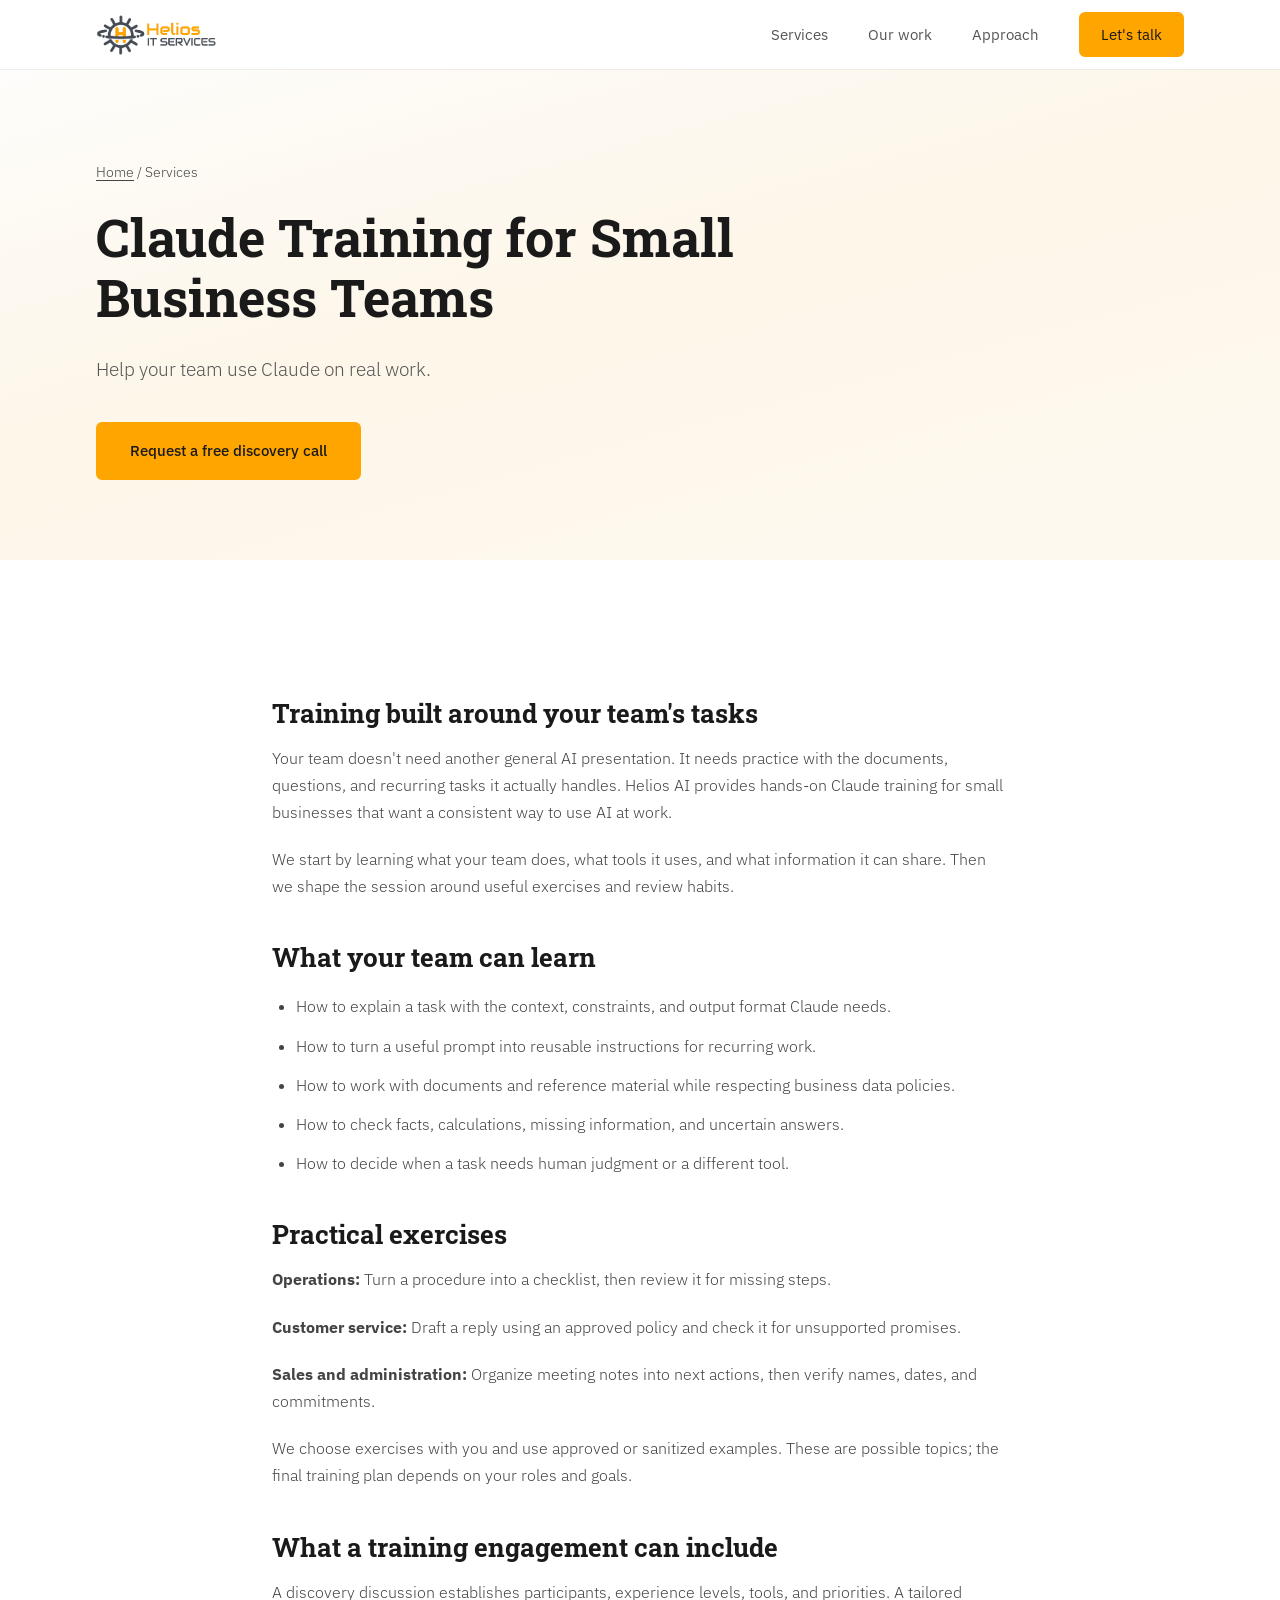
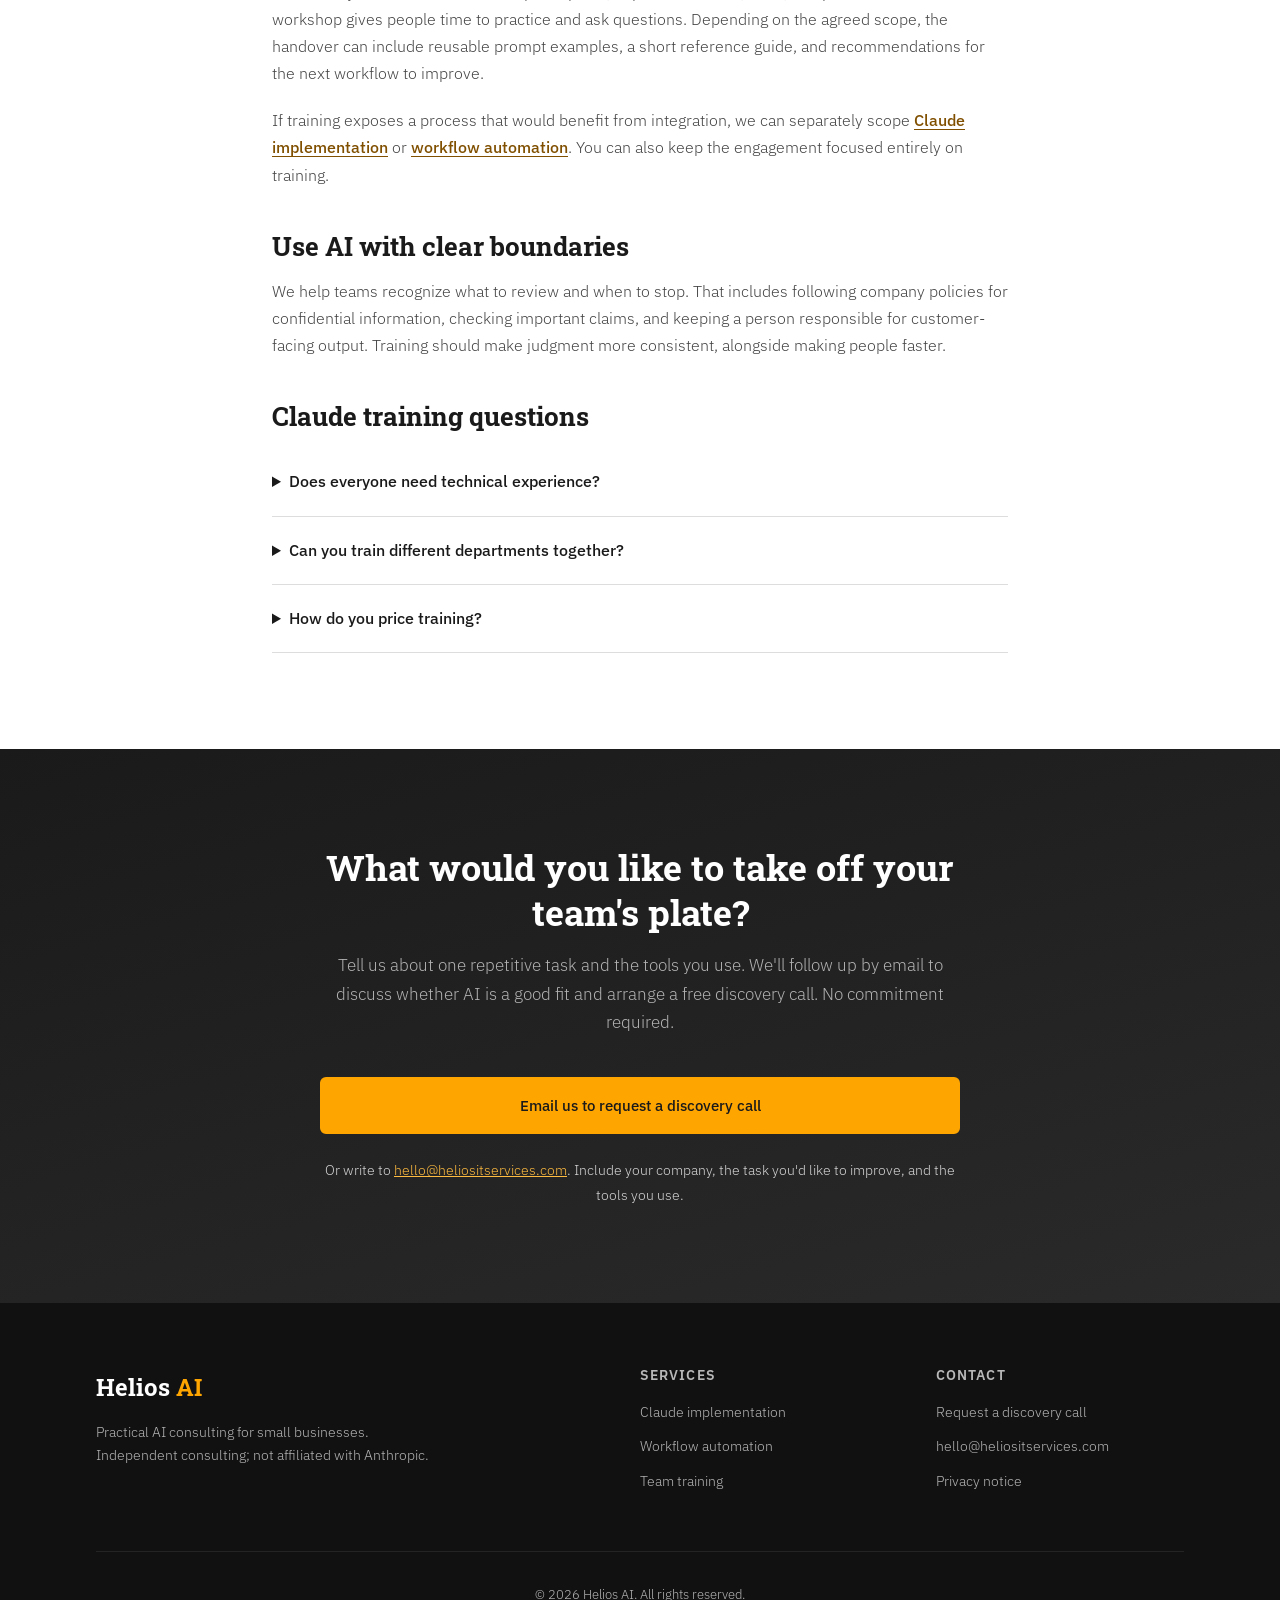
<file: claude-team-training/index.html>
<!DOCTYPE html>
<html lang="en"><head><meta charset="UTF-8"><meta name="viewport" content="width=device-width, initial-scale=1.0">
  <meta name="description" content="Hands-on Claude training for small business teams. Learn reusable prompts, document workflows, output review, and responsible AI use with Helios AI.">
  <title>Claude Training for Small Business Teams | Helios AI</title>
  <link rel="canonical" href="https://heliositservices.com/claude-team-training/">
  <meta property="og:type" content="website">
  <meta property="og:site_name" content="Helios AI">
  <meta property="og:title" content="Claude Training for Small Business Teams | Helios AI">
  <meta property="og:description" content="Hands-on Claude training for small business teams. Learn reusable prompts, document workflows, output review, and responsible AI use with Helios AI.">
  <meta property="og:url" content="https://heliositservices.com/claude-team-training/">
  <meta property="og:image" content="https://heliositservices.com/helioslogo.jpg">
  <meta name="twitter:card" content="summary">
  <script type="application/ld+json">{"@context": "https://schema.org", "@graph": [{"@type": "Organization", "@id": "https://heliositservices.com/#organization", "name": "Helios AI", "url": "https://heliositservices.com/", "logo": "https://heliositservices.com/helioslogo.jpg", "email": "hello@heliositservices.com", "description": "Independent AI consulting, Claude implementation, workflow automation, and team training for small businesses."}, {"@type": "Service", "name": "Claude Training for Small Business Teams", "url": "https://heliositservices.com/claude-team-training/", "description": "Hands-on Claude training for small business teams. Learn reusable prompts, document workflows, output review, and responsible AI use with Helios AI.", "provider": {"@id": "https://heliositservices.com/#organization"}}, {"@type": "BreadcrumbList", "itemListElement": [{"@type": "ListItem", "position": 1, "name": "Home", "item": "https://heliositservices.com/"}, {"@type": "ListItem", "position": 2, "name": "Claude Training for Small Business Teams", "item": "https://heliositservices.com/claude-team-training/"}]}]}</script>

<link rel="icon" href="/favicon.ico"><link rel="preconnect" href="https://fonts.googleapis.com"><link rel="preconnect" href="https://fonts.gstatic.com" crossorigin>
<link href="https://fonts.googleapis.com/css2?family=IBM+Plex+Sans:wght@300;400;500;600&family=Roboto+Slab:wght@300;400;500;700&display=swap" rel="stylesheet">
<link rel="stylesheet" href="/styles.css"><script src="/site.js" defer></script></head>
<body><a class="skip-link" href="#main">Skip to content</a><nav class="nav scrolled" id="nav" aria-label="Main navigation"><div class="nav-inner">
<a href="/" class="logo"><img src="/helioslogo.jpg" alt="Helios AI home" width="1372" height="445"></a>
<button class="nav-toggle" aria-label="Open menu" aria-expanded="false" aria-controls="nav-links"><span></span><span></span><span></span></button>
<ul class="nav-links" id="nav-links"><li><a href="/#services">Services</a></li><li><a href="/#portfolio">Our work</a></li><li><a href="/#approach">Approach</a></li><li><a href="#contact" class="btn btn-sm">Let's talk</a></li></ul>
</div></nav><main id="main"><header class="hero service-hero"><div class="container"><p class="breadcrumb"><a href="/">Home</a> / Services</p><div class="hero-content"><h1>Claude Training for Small Business Teams</h1><p class="hero-sub">Help your team use Claude on real work.</p><a class="btn" href="#contact">Request a free discovery call</a></div></div></header><section class="section"><div class="container prose"><h2>Training built around your team's tasks</h2><p>Your team doesn't need another general AI presentation. It needs practice with the documents, questions, and recurring tasks it actually handles. Helios AI provides hands-on Claude training for small businesses that want a consistent way to use AI at work.</p><p>We start by learning what your team does, what tools it uses, and what information it can share. Then we shape the session around useful exercises and review habits.</p>
<h2>What your team can learn</h2><ul><li>How to explain a task with the context, constraints, and output format Claude needs.</li><li>How to turn a useful prompt into reusable instructions for recurring work.</li><li>How to work with documents and reference material while respecting business data policies.</li><li>How to check facts, calculations, missing information, and uncertain answers.</li><li>How to decide when a task needs human judgment or a different tool.</li></ul>
<h2>Practical exercises</h2><p><strong>Operations:</strong> Turn a procedure into a checklist, then review it for missing steps.</p><p><strong>Customer service:</strong> Draft a reply using an approved policy and check it for unsupported promises.</p><p><strong>Sales and administration:</strong> Organize meeting notes into next actions, then verify names, dates, and commitments.</p><p>We choose exercises with you and use approved or sanitized examples. These are possible topics; the final training plan depends on your roles and goals.</p>
<h2>What a training engagement can include</h2><p>A discovery discussion establishes participants, experience levels, tools, and priorities. A tailored workshop gives people time to practice and ask questions. Depending on the agreed scope, the handover can include reusable prompt examples, a short reference guide, and recommendations for the next workflow to improve.</p><p>If training exposes a process that would benefit from integration, we can separately scope <a href="/claude-implementation/">Claude implementation</a> or <a href="/ai-workflow-automation/">workflow automation</a>. You can also keep the engagement focused entirely on training.</p>
<h2>Use AI with clear boundaries</h2><p>We help teams recognize what to review and when to stop. That includes following company policies for confidential information, checking important claims, and keeping a person responsible for customer-facing output. Training should make judgment more consistent, alongside making people faster.</p>
<h2>Claude training questions</h2><details><summary>Does everyone need technical experience?</summary><p>No. We adapt exercises to the people attending and their day-to-day work. Basic team training can focus on Claude's interface and practical review skills without writing code.</p></details><details><summary>Can you train different departments together?</summary><p>We can plan shared foundations and role-specific exercises. Tell us the team size, roles, and experience levels so we can propose an appropriate format.</p></details><details><summary>How do you price training?</summary><p>We quote based on preparation, participants, session scope, and any follow-up material or support. Software subscriptions are separate. Request a discovery call to discuss your team.</p></details></div></section>  <section class="section section-cta" id="contact">
    <div class="container"><div class="cta-box">
      <h2>What would you like to take off your team's plate?</h2>
      <p>Tell us about one repetitive task and the tools you use. We'll follow up by email to discuss whether AI is a good fit and arrange a free discovery call. No commitment required.</p>
      <div class="email-inquiry">
        <a class="btn btn-full" href="mailto:hello@heliositservices.com?subject=Helios%20AI%20inquiry%3A%20Claude%20team%20training&amp;body=Hi%20Helios%2C%0A%0AI%20would%20like%20help%20with%20claude%20team%20training.%0A%0ACompany%3A%0ATask%20we%20want%20to%20improve%3A%0ATools%20we%20use%3A%0A%0AThanks%2C%0A">Email us to request a discovery call</a>
        <p class="form-note form-fallback">Or write to <a href="mailto:hello@heliositservices.com">hello@heliositservices.com</a>. Include your company, the task you'd like to improve, and the tools you use.</p>
      </div>
    </div></div>
  </section></main><footer class="footer"><div class="container"><div class="footer-inner">
<div class="footer-brand"><a href="/" class="logo-text">Helios <span>AI</span></a><p>Practical AI consulting for small businesses.<br>Independent consulting; not affiliated with Anthropic.</p></div>
<div class="footer-links"><h4>Services</h4><a href="/claude-implementation/">Claude implementation</a><a href="/ai-workflow-automation/">Workflow automation</a><a href="/claude-team-training/">Team training</a></div>
<div class="footer-links"><h4>Contact</h4><a href="/#contact">Request a discovery call</a><a href="mailto:hello@heliositservices.com">hello@heliositservices.com</a><a href="/privacy/">Privacy notice</a></div>
</div><div class="footer-bottom"><p>&copy; 2026 Helios AI. All rights reserved.</p></div></div></footer></body></html>
</file>
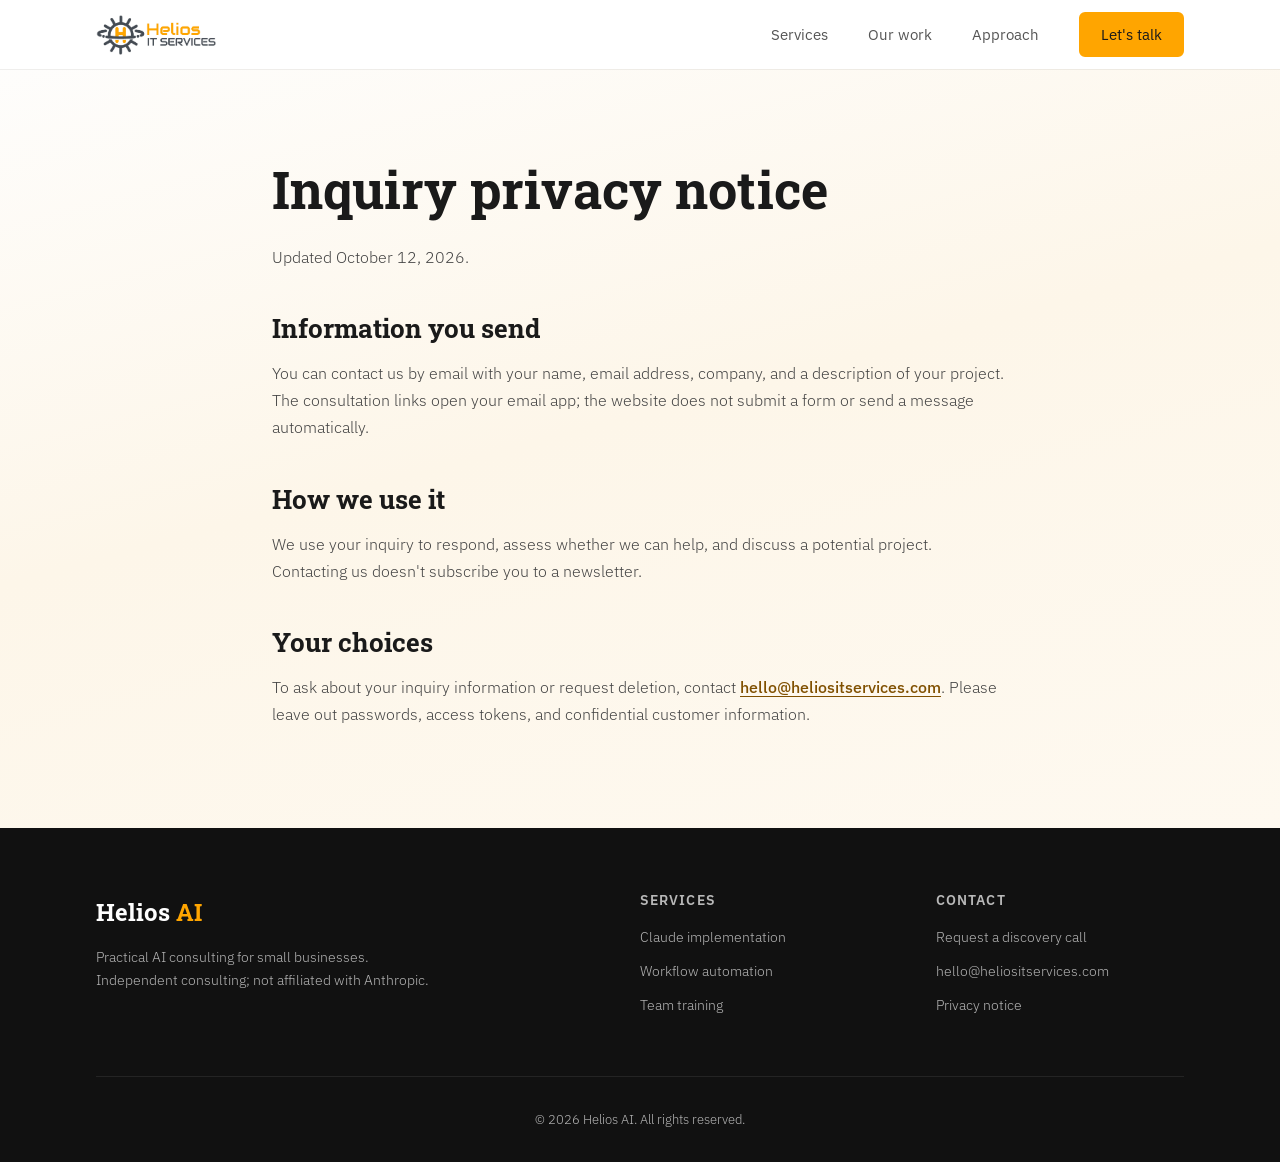
<file: privacy/index.html>
<!DOCTYPE html>
<html lang="en"><head><meta charset="UTF-8"><meta name="viewport" content="width=device-width, initial-scale=1.0">
  <meta name="description" content="How Helios AI uses information submitted through its consultation inquiry form.">
  <title>Inquiry Privacy Notice | Helios AI</title>
  <link rel="canonical" href="https://heliositservices.com/privacy/">
  <meta property="og:type" content="website">
  <meta property="og:site_name" content="Helios AI">
  <meta property="og:title" content="Inquiry Privacy Notice | Helios AI">
  <meta property="og:description" content="How Helios AI uses information submitted through its consultation inquiry form.">
  <meta property="og:url" content="https://heliositservices.com/privacy/">
  <meta property="og:image" content="https://heliositservices.com/helioslogo.jpg">
  <meta name="twitter:card" content="summary">

<link rel="icon" href="/favicon.ico"><link rel="preconnect" href="https://fonts.googleapis.com"><link rel="preconnect" href="https://fonts.gstatic.com" crossorigin>
<link href="https://fonts.googleapis.com/css2?family=IBM+Plex+Sans:wght@300;400;500;600&family=Roboto+Slab:wght@300;400;500;700&display=swap" rel="stylesheet">
<link rel="stylesheet" href="/styles.css"><script src="/site.js" defer></script></head>
<body><a class="skip-link" href="#main">Skip to content</a><nav class="nav scrolled" id="nav" aria-label="Main navigation"><div class="nav-inner">
<a href="/" class="logo"><img src="/helioslogo.jpg" alt="Helios AI home" width="1372" height="445"></a>
<button class="nav-toggle" aria-label="Open menu" aria-expanded="false" aria-controls="nav-links"><span></span><span></span><span></span></button>
<ul class="nav-links" id="nav-links"><li><a href="/#services">Services</a></li><li><a href="/#portfolio">Our work</a></li><li><a href="/#approach">Approach</a></li><li><a href="/#contact" class="btn btn-sm">Let's talk</a></li></ul>
</div></nav><main id="main"><section class="hero"><div class="container prose"><h1>Inquiry privacy notice</h1><p>Updated October 12, 2026.</p><h2>Information you send</h2><p>You can contact us by email with your name, email address, company, and a description of your project. The consultation links open your email app; the website does not submit a form or send a message automatically.</p><h2>How we use it</h2><p>We use your inquiry to respond, assess whether we can help, and discuss a potential project. Contacting us doesn't subscribe you to a newsletter.</p><h2>Your choices</h2><p>To ask about your inquiry information or request deletion, contact <a href="mailto:hello@heliositservices.com">hello@heliositservices.com</a>. Please leave out passwords, access tokens, and confidential customer information.</p></div></section></main><footer class="footer"><div class="container"><div class="footer-inner">
<div class="footer-brand"><a href="/" class="logo-text">Helios <span>AI</span></a><p>Practical AI consulting for small businesses.<br>Independent consulting; not affiliated with Anthropic.</p></div>
<div class="footer-links"><h4>Services</h4><a href="/claude-implementation/">Claude implementation</a><a href="/ai-workflow-automation/">Workflow automation</a><a href="/claude-team-training/">Team training</a></div>
<div class="footer-links"><h4>Contact</h4><a href="/#contact">Request a discovery call</a><a href="mailto:hello@heliositservices.com">hello@heliositservices.com</a><a href="/privacy/">Privacy notice</a></div>
</div><div class="footer-bottom"><p>&copy; 2026 Helios AI. All rights reserved.</p></div></div></footer></body></html>
</file>
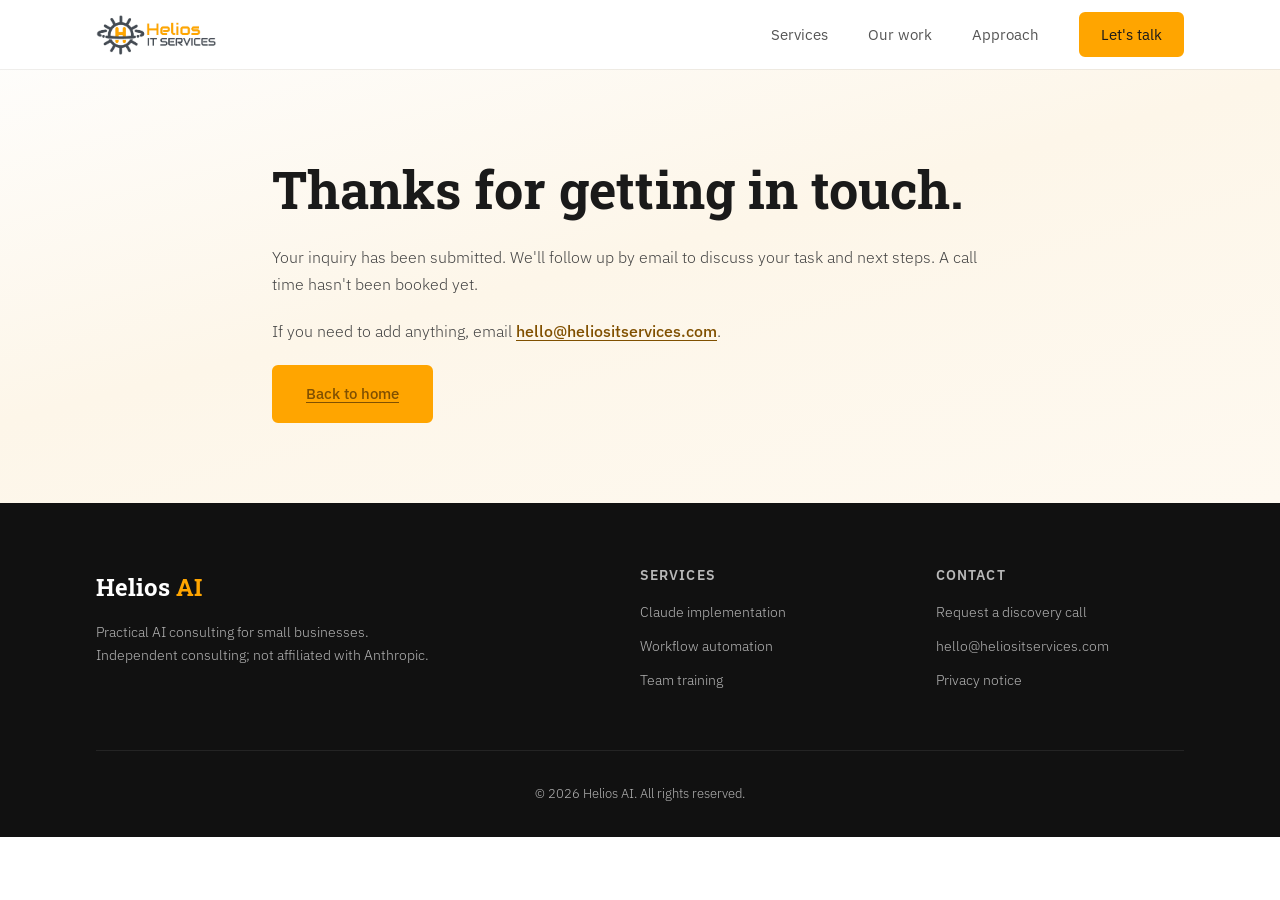
<file: _drafts/thank-you.html>
<!DOCTYPE html>
<html lang="en"><head><meta charset="UTF-8"><meta name="viewport" content="width=device-width, initial-scale=1.0">
  <meta name="description" content="Next steps after submitting a consultation inquiry to Helios AI.">
  <title>Inquiry submitted | Helios AI</title>
  <link rel="canonical" href="https://heliositservices.com/thank-you/">
  <meta property="og:type" content="website">
  <meta property="og:site_name" content="Helios AI">
  <meta property="og:title" content="Inquiry submitted | Helios AI">
  <meta property="og:description" content="Next steps after submitting a consultation inquiry to Helios AI.">
  <meta property="og:url" content="https://heliositservices.com/thank-you/">
  <meta property="og:image" content="https://heliositservices.com/helioslogo.jpg">
  <meta name="twitter:card" content="summary">
  <meta name="robots" content="noindex, follow">

<link rel="icon" href="/favicon.ico"><link rel="preconnect" href="https://fonts.googleapis.com"><link rel="preconnect" href="https://fonts.gstatic.com" crossorigin>
<link href="https://fonts.googleapis.com/css2?family=IBM+Plex+Sans:wght@300;400;500;600&family=Roboto+Slab:wght@300;400;500;700&display=swap" rel="stylesheet">
<link rel="stylesheet" href="/styles.css"><script src="/site.js" defer></script></head>
<body><a class="skip-link" href="#main">Skip to content</a><nav class="nav scrolled" id="nav" aria-label="Main navigation"><div class="nav-inner">
<a href="/" class="logo"><img src="/helioslogo.jpg" alt="Helios AI home" width="1372" height="445"></a>
<button class="nav-toggle" aria-label="Open menu" aria-expanded="false" aria-controls="nav-links"><span></span><span></span><span></span></button>
<ul class="nav-links" id="nav-links"><li><a href="/#services">Services</a></li><li><a href="/#portfolio">Our work</a></li><li><a href="/#approach">Approach</a></li><li><a href="/#contact" class="btn btn-sm">Let's talk</a></li></ul>
</div></nav><main id="main"><section class="hero"><div class="container prose"><h1>Thanks for getting in touch.</h1><p>Your inquiry has been submitted. We'll follow up by email to discuss your task and next steps. A call time hasn't been booked yet.</p><p>If you need to add anything, email <a href="mailto:hello@heliositservices.com">hello@heliositservices.com</a>.</p><a class="btn" href="/">Back to home</a></div></section></main><footer class="footer"><div class="container"><div class="footer-inner">
<div class="footer-brand"><a href="/" class="logo-text">Helios <span>AI</span></a><p>Practical AI consulting for small businesses.<br>Independent consulting; not affiliated with Anthropic.</p></div>
<div class="footer-links"><h4>Services</h4><a href="/claude-implementation/">Claude implementation</a><a href="/ai-workflow-automation/">Workflow automation</a><a href="/claude-team-training/">Team training</a></div>
<div class="footer-links"><h4>Contact</h4><a href="/#contact">Request a discovery call</a><a href="mailto:hello@heliositservices.com">hello@heliositservices.com</a><a href="/privacy/">Privacy notice</a></div>
</div><div class="footer-bottom"><p>&copy; 2026 Helios AI. All rights reserved.</p></div></div></footer></body></html>
</file>
<file: styles.css>
/* ===== Reset & Base ===== */
*, *::before, *::after {
  margin: 0;
  padding: 0;
  box-sizing: border-box;
}

html {
  scroll-behavior: smooth;
  scroll-padding-top: 5rem;
}

body {
  font-family: 'IBM Plex Sans', -apple-system, BlinkMacSystemFont, 'Segoe UI', Roboto, 'Helvetica Neue', sans-serif;
  font-weight: 300;
  color: #444;
  line-height: 1.7;
  background: #fff;
  -webkit-font-smoothing: antialiased;
}

h1, h2, h3, h4 {
  font-family: 'Roboto Slab', serif;
  color: #1a1a1a;
  line-height: 1.25;
}

a {
  color: inherit;
  text-decoration: none;
}

img {
  max-width: 100%;
  display: block;
}

.container {
  max-width: 72rem;
  margin: 0 auto;
  padding: 0 2rem;
}

/* ===== Navigation ===== */
.nav {
  position: fixed;
  top: 0;
  left: 0;
  right: 0;
  z-index: 1000;
  padding: 1.25rem 0;
  transition: all 0.3s ease;
}

.nav.scrolled {
  background: rgba(255, 255, 255, 0.97);
  backdrop-filter: blur(12px);
  box-shadow: 0 1px 0 rgba(0,0,0,0.06);
  padding: 0.75rem 0;
}

.nav-inner {
  max-width: 72rem;
  margin: 0 auto;
  padding: 0 2rem;
  display: flex;
  align-items: center;
  justify-content: space-between;
}

.logo {
  display: flex;
  align-items: center;
}

.logo img {
  height: 2.5rem;
  width: auto;
}

.nav-links {
  display: flex;
  align-items: center;
  gap: 2.5rem;
  list-style: none;
}

.nav-links a {
  font-size: 0.925rem;
  font-weight: 400;
  color: #555;
  transition: color 0.2s;
}

.nav-links a:hover {
  color: #FFA500;
}

.nav-toggle {
  display: none;
  flex-direction: column;
  gap: 5px;
  background: none;
  border: none;
  cursor: pointer;
  padding: 4px;
}

.nav-toggle span {
  width: 24px;
  height: 2px;
  background: #1a1a1a;
  border-radius: 2px;
  transition: all 0.3s;
}

.nav-toggle.active span:nth-child(1) {
  transform: rotate(45deg) translate(5px, 5px);
}
.nav-toggle.active span:nth-child(2) {
  opacity: 0;
}
.nav-toggle.active span:nth-child(3) {
  transform: rotate(-45deg) translate(5px, -5px);
}

/* ===== Buttons ===== */
.btn {
  display: inline-block;
  padding: 0.875rem 2rem;
  background: #FFA500;
  color: #1a1a1a;
  font-family: 'IBM Plex Sans', sans-serif;
  font-size: 0.95rem;
  font-weight: 500;
  border: 2px solid #FFA500;
  border-radius: 0.375rem;
  cursor: pointer;
  transition: all 0.25s ease;
  text-align: center;
}

.btn:hover {
  background: #096b9e;
  border-color: #096b9e;
  color: #fff;
}

.btn-outline {
  background: transparent;
  color: #805000;
}

.btn-outline:hover {
  background: #FFA500;
  color: #1a1a1a;
}

.btn-sm {
  padding: 0.5rem 1.25rem;
  font-size: 0.875rem;
}

.btn-full {
  width: 100%;
}

/* ===== Hero ===== */
.hero {
  padding: 10rem 0 5rem;
  background: linear-gradient(165deg, #fefefe 0%, #fdf6e9 50%, #fef9f0 100%);
}

.hero-content {
  max-width: 44rem;
}

.hero-eyebrow {
  display: inline-block;
  font-size: 0.8rem;
  font-weight: 600;
  letter-spacing: 0.1em;
  text-transform: uppercase;
  color: #FFA500;
  margin-bottom: 1.25rem;
  padding: 0.35rem 0.85rem;
  background: rgba(255, 165, 0, 0.08);
  border-radius: 2rem;
}

.hero h1 {
  font-size: 3.25rem;
  font-weight: 700;
  line-height: 1.15;
  margin-bottom: 1.5rem;
  color: #1a1a1a;
}

.highlight {
  color: #FFA500;
}

.hero-sub {
  font-size: 1.2rem;
  line-height: 1.75;
  color: #555;
  margin-bottom: 2.25rem;
  max-width: 38rem;
}

.hero-actions {
  display: flex;
  gap: 1rem;
  flex-wrap: wrap;
}

/* ===== Trust Bar ===== */
.trust-bar {
  padding: 2.5rem 0;
  border-bottom: 1px solid rgba(0,0,0,0.06);
}

.trust-items {
  display: flex;
  align-items: center;
  justify-content: center;
  gap: 3rem;
}

.trust-item {
  text-align: center;
}

.trust-item strong {
  display: block;
  font-family: 'Roboto Slab', serif;
  font-size: 1.35rem;
  font-weight: 700;
  color: #FFA500;
}

.trust-item span {
  font-size: 0.85rem;
  color: #777;
  font-weight: 400;
}

.trust-divider {
  width: 1px;
  height: 2.5rem;
  background: rgba(0,0,0,0.1);
}

/* ===== Sections ===== */
.section {
  padding: 6rem 0;
}

.section-alt {
  background: #fafafa;
}

.section-eyebrow {
  font-size: 0.8rem;
  font-weight: 600;
  letter-spacing: 0.1em;
  text-transform: uppercase;
  color: #FFA500;
  margin-bottom: 0.75rem;
  text-align: center;
}

.section-title {
  font-size: 2.25rem;
  font-weight: 700;
  text-align: center;
  margin-bottom: 1rem;
}

.section-sub {
  font-size: 1.1rem;
  color: #666;
  text-align: center;
  max-width: 36rem;
  margin: 0 auto 3.5rem;
  line-height: 1.7;
}

/* ===== Services Grid ===== */
.services-grid {
  display: grid;
  grid-template-columns: repeat(3, 1fr);
  gap: 2rem;
}

.service-card {
  padding: 2.25rem;
  background: #fff;
  border: 1px solid rgba(0,0,0,0.06);
  border-radius: 0.75rem;
  transition: all 0.3s ease;
}

.service-card:hover {
  border-color: rgba(255, 165, 0, 0.25);
  box-shadow: 0 8px 30px rgba(255, 165, 0, 0.08);
  transform: translateY(-2px);
}

.service-icon {
  width: 3.25rem;
  height: 3.25rem;
  display: flex;
  align-items: center;
  justify-content: center;
  background: rgba(255, 165, 0, 0.08);
  border-radius: 0.5rem;
  color: #FFA500;
  margin-bottom: 1.25rem;
}

.service-card h3 {
  font-size: 1.15rem;
  font-weight: 500;
  margin-bottom: 0.75rem;
}

.service-card p {
  font-size: 0.925rem;
  color: #666;
  line-height: 1.65;
}

/* ===== Portfolio ===== */
.portfolio-grid {
  display: grid;
  grid-template-columns: 1fr;
  gap: 2rem;
  max-width: 48rem;
  margin: 0 auto;
}

.portfolio-card {
  background: #fff;
  border: 1px solid rgba(0,0,0,0.06);
  border-radius: 0.75rem;
  overflow: hidden;
  transition: all 0.3s ease;
}

.portfolio-card:hover {
  border-color: rgba(255, 165, 0, 0.25);
  box-shadow: 0 8px 30px rgba(255, 165, 0, 0.08);
}

.portfolio-img {
  overflow: hidden;
  border-bottom: 1px solid rgba(0,0,0,0.06);
}

.portfolio-img img {
  width: 100%;
  height: auto;
  display: block;
  transition: transform 0.3s ease;
}

.portfolio-card:hover .portfolio-img img {
  transform: scale(1.02);
}

.portfolio-info {
  padding: 2rem;
}

.portfolio-info h3 {
  font-size: 1.25rem;
  font-weight: 500;
  margin-bottom: 0.75rem;
}

.portfolio-info h3 a {
  color: #1a1a1a;
  transition: color 0.2s;
}

.portfolio-info h3 a:hover {
  color: #FFA500;
}

.portfolio-info p {
  font-size: 0.925rem;
  color: #666;
  line-height: 1.65;
  margin-bottom: 1.25rem;
}

.portfolio-tags {
  display: flex;
  flex-wrap: wrap;
  gap: 0.5rem;
}

.portfolio-tags span {
  font-size: 0.75rem;
  font-weight: 500;
  padding: 0.3rem 0.75rem;
  background: rgba(255, 165, 0, 0.08);
  color: #FFA500;
  border-radius: 2rem;
}

/* ===== Steps ===== */
.steps {
  max-width: 40rem;
  margin: 0 auto;
  display: flex;
  flex-direction: column;
  gap: 2rem;
}

.step {
  display: flex;
  gap: 2rem;
  align-items: flex-start;
}

.step-number {
  font-family: 'Roboto Slab', serif;
  font-size: 2.5rem;
  font-weight: 700;
  color: rgba(255, 165, 0, 0.2);
  line-height: 1;
  min-width: 3.5rem;
}

.step-content h3 {
  font-size: 1.15rem;
  font-weight: 500;
  margin-bottom: 0.5rem;
}

.step-content p {
  font-size: 0.95rem;
  color: #666;
  line-height: 1.65;
}

/* ===== Split Layout ===== */
.split {
  display: grid;
  grid-template-columns: 1fr 1fr;
  gap: 4rem;
  align-items: start;
}

.split-text .section-eyebrow {
  text-align: left;
}

.split-text p {
  font-size: 1rem;
  color: #555;
  margin-bottom: 1.25rem;
  line-height: 1.75;
}

.check-list {
  list-style: none;
  margin-top: 1.5rem;
}

.check-list li {
  position: relative;
  padding-left: 1.75rem;
  margin-bottom: 0.75rem;
  font-size: 0.95rem;
  font-weight: 400;
  color: #444;
}

.check-list li::before {
  content: '';
  position: absolute;
  left: 0;
  top: 0.35rem;
  width: 1rem;
  height: 1rem;
  background: #FFA500;
  border-radius: 50%;
  background-image: url("data:image/svg+xml,%3Csvg viewBox='0 0 12 12' fill='none' xmlns='http://www.w3.org/2000/svg'%3E%3Cpath d='M3.5 6L5.5 8L8.5 4' stroke='white' stroke-width='1.5' stroke-linecap='round' stroke-linejoin='round'/%3E%3C/svg%3E");
  background-repeat: no-repeat;
  background-position: center;
}

.split-visual {
  display: flex;
  flex-direction: column;
  gap: 1.25rem;
}

.value-card {
  padding: 1.75rem;
  background: #fff;
  border: 1px solid rgba(0,0,0,0.06);
  border-radius: 0.75rem;
  transition: all 0.3s ease;
}

.value-card:hover {
  border-color: rgba(255, 165, 0, 0.2);
  box-shadow: 0 4px 20px rgba(0,0,0,0.04);
}

.value-card-icon {
  color: #FFA500;
  margin-bottom: 1rem;
}

.value-card h4 {
  font-size: 1.05rem;
  font-weight: 500;
  margin-bottom: 0.5rem;
}

.value-card p {
  font-size: 0.9rem;
  color: #666;
  line-height: 1.6;
}

/* ===== CTA Section ===== */
.section-cta {
  background: linear-gradient(165deg, #1a1a1a 0%, #2a2a2a 100%);
  padding: 6rem 0;
}

.cta-box {
  max-width: 40rem;
  margin: 0 auto;
  text-align: center;
}

.cta-box h2 {
  font-size: 2.25rem;
  color: #fff;
  margin-bottom: 1rem;
}

.cta-box > p {
  color: rgba(255,255,255,0.65);
  font-size: 1.05rem;
  margin-bottom: 2.5rem;
  line-height: 1.7;
}

/* ===== Form ===== */
.cta-form {
  text-align: left;
}

.form-row {
  display: grid;
  grid-template-columns: 1fr 1fr;
  gap: 1rem;
  margin-bottom: 1rem;
}

.cta-form input,
.cta-form select,
.cta-form textarea {
  width: 100%;
  padding: 0.875rem 1rem;
  font-family: 'IBM Plex Sans', sans-serif;
  font-size: 0.925rem;
  font-weight: 300;
  color: #fff;
  background: rgba(255,255,255,0.07);
  border: 1px solid rgba(255,255,255,0.12);
  border-radius: 0.375rem;
  outline: none;
  transition: border-color 0.2s, box-shadow 0.2s;
}

.cta-form input::placeholder,
.cta-form textarea::placeholder {
  color: rgba(255,255,255,0.35);
}

.cta-form select {
  appearance: none;
  background-image: url("data:image/svg+xml,%3Csvg width='12' height='8' viewBox='0 0 12 8' fill='none' xmlns='http://www.w3.org/2000/svg'%3E%3Cpath d='M1 1.5L6 6.5L11 1.5' stroke='rgba(255,255,255,0.4)' stroke-width='1.5' stroke-linecap='round' stroke-linejoin='round'/%3E%3C/svg%3E");
  background-repeat: no-repeat;
  background-position: right 1rem center;
  padding-right: 2.5rem;
  color: rgba(255,255,255,0.35);
}

.cta-form select:valid {
  color: #fff;
}

.cta-form option {
  color: #1a1a1a;
  background: #fff;
}

.cta-form input:focus,
.cta-form select:focus,
.cta-form textarea:focus {
  border-color: #FFA500;
  box-shadow: 0 0 0 3px rgba(255, 165, 0, 0.15);
}

.cta-form textarea {
  resize: vertical;
  margin-bottom: 1.25rem;
}

.cta-form .btn {
  font-size: 1rem;
  padding: 1rem;
}

/* ===== Footer ===== */
.footer {
  padding: 4rem 0 2rem;
  background: #111;
  color: rgba(255,255,255,0.5);
}

.footer-inner {
  display: grid;
  grid-template-columns: 2fr 1fr 1fr;
  gap: 3rem;
  padding-bottom: 3rem;
  border-bottom: 1px solid rgba(255,255,255,0.08);
}

.logo-text {
  font-family: 'Roboto Slab', serif;
  font-size: 1.5rem;
  font-weight: 700;
  color: #fff;
  margin-bottom: 0.75rem;
  display: inline-block;
}

.logo-text span {
  color: #FFA500;
}

.footer-brand p {
  font-size: 0.9rem;
  line-height: 1.6;
}

.footer-links h4 {
  font-family: 'IBM Plex Sans', sans-serif;
  font-size: 0.85rem;
  font-weight: 600;
  text-transform: uppercase;
  letter-spacing: 0.08em;
  color: rgba(255,255,255,0.7);
  margin-bottom: 1rem;
}

.footer-links a {
  display: block;
  font-size: 0.9rem;
  color: rgba(255,255,255,0.45);
  margin-bottom: 0.6rem;
  transition: color 0.2s;
}

.footer-links a:hover {
  color: #FFA500;
}

.footer-bottom {
  padding-top: 2rem;
  text-align: center;
  font-size: 0.8rem;
}

/* ===== Responsive ===== */
@media (max-width: 980px) {
  .hero h1 {
    font-size: 2.5rem;
  }

  .services-grid {
    grid-template-columns: repeat(2, 1fr);
  }

  .split {
    grid-template-columns: 1fr;
    gap: 3rem;
  }

  .footer-inner {
    grid-template-columns: 1fr 1fr;
  }
}

@media (max-width: 736px) {
  .nav-toggle {
    display: flex;
  }

  .nav-links {
    visibility: hidden;
    position: fixed;
    top: 0;
    right: -100%;
    width: 75%;
    max-width: 20rem;
    height: 100vh;
    background: #fff;
    flex-direction: column;
    align-items: flex-start;
    padding: 5rem 2rem 2rem;
    gap: 1.5rem;
    box-shadow: -4px 0 30px rgba(0,0,0,0.1);
    transition: right 0.3s ease;
  }

  .nav-links.open {
    right: 0;
    visibility: visible;
  }

  .hero {
    padding: 8rem 0 3.5rem;
  }

  .hero h1 {
    font-size: 2rem;
  }

  .hero-sub {
    font-size: 1.05rem;
  }

  .section {
    padding: 4rem 0;
  }

  .section-title {
    font-size: 1.75rem;
  }

  .services-grid {
    grid-template-columns: 1fr;
  }

  .trust-items {
    flex-direction: column;
    gap: 1.5rem;
  }

  .trust-divider {
    width: 3rem;
    height: 1px;
  }

  .form-row {
    grid-template-columns: 1fr;
  }

  .footer-inner {
    grid-template-columns: 1fr;
    gap: 2rem;
  }

  .step {
    gap: 1.25rem;
  }

  .step-number {
    font-size: 2rem;
    min-width: 2.5rem;
  }
}

@media (max-width: 480px) {
  .container {
    padding: 0 1.25rem;
  }

  .hero h1 {
    font-size: 1.75rem;
  }

  .hero-actions {
    flex-direction: column;
  }

  .hero-actions .btn {
    text-align: center;
  }
}

/* Inquiry flow and service pages share the existing type and sun-orange brand. */
.nav-links .btn { color: #1a1a1a; }
.nav-links .btn:hover { color: #fff; }
.hero-eyebrow, .section-eyebrow, .trust-item strong { color: #805000; }
.portfolio-tags span { color: #805000; }
a:focus-visible, button:focus-visible, summary:focus-visible {
  outline: 3px solid #096b9e;
  outline-offset: 4px;
}
.skip-link {
  position: fixed;
  top: -5rem;
  left: 1rem;
  z-index: 2000;
  padding: .75rem 1rem;
  background: #fff;
  color: #1a1a1a;
}
.skip-link:focus { top: 1rem; }
.text-link, .prose a, .faq-content a {
  color: #805000;
  text-decoration: underline;
  text-underline-offset: .2em;
  font-weight: 500;
}
.service-card .text-link { display: inline-block; margin-top: 1rem; }
.prose { max-width: 50rem; }
.prose h2 { font-size: 1.65rem; margin: 2.5rem 0 1rem; }
.prose p { margin-bottom: 1.25rem; }
.prose ul, .prose ol { padding-left: 1.5rem; margin: 1.25rem 0; }
.prose li { margin-bottom: .75rem; }
.breadcrumb { margin-bottom: 1.5rem; font-size: .9rem; }
.breadcrumb a { text-decoration: underline; text-underline-offset: .2em; }
.faq-content { max-width: 50rem; }
details { border-bottom: 1px solid #ddd; padding: 1.25rem 0; }
summary { font-weight: 500; color: #1a1a1a; cursor: pointer; }
details p { margin: 1rem 0 0; }
.cta-form label { display: block; color: #fff; font-weight: 500; }
.cta-form label span { font-weight: 300; color: #ccc; }
.cta-form input, .cta-form select, .cta-form textarea { margin-top: .4rem; }
.cta-form input::placeholder, .cta-form textarea::placeholder { color: #bbb; }
.cta-form select { color: #ccc; }
.cta-form .form-note { color: #d6d6d6; font-size: .85rem; margin: 0 0 1.25rem; }
.form-note a { color: #ffbc40; text-decoration: underline; overflow-wrap: anywhere; }
.cta-form .form-fallback { margin: 1.25rem 0 0; text-align: center; }
.email-inquiry .form-note { color: #d6d6d6; font-size: .9rem; margin: 1.5rem 0 0; }
.cta-form .form-honeypot { display: none; }
.cta-form button:disabled { cursor: wait; opacity: .8; }
.footer-links a { color: #b6b6b6; overflow-wrap: anywhere; }
.footer-brand p, .footer-bottom { color: #b6b6b6; }
.nav-toggle { position: relative; z-index: 1001; min-width: 44px; min-height: 44px; justify-content: center; }
@media (prefers-reduced-motion: reduce) {
  html { scroll-behavior: auto; }
  *, *::before, *::after { transition: none !important; }
}
</file>
